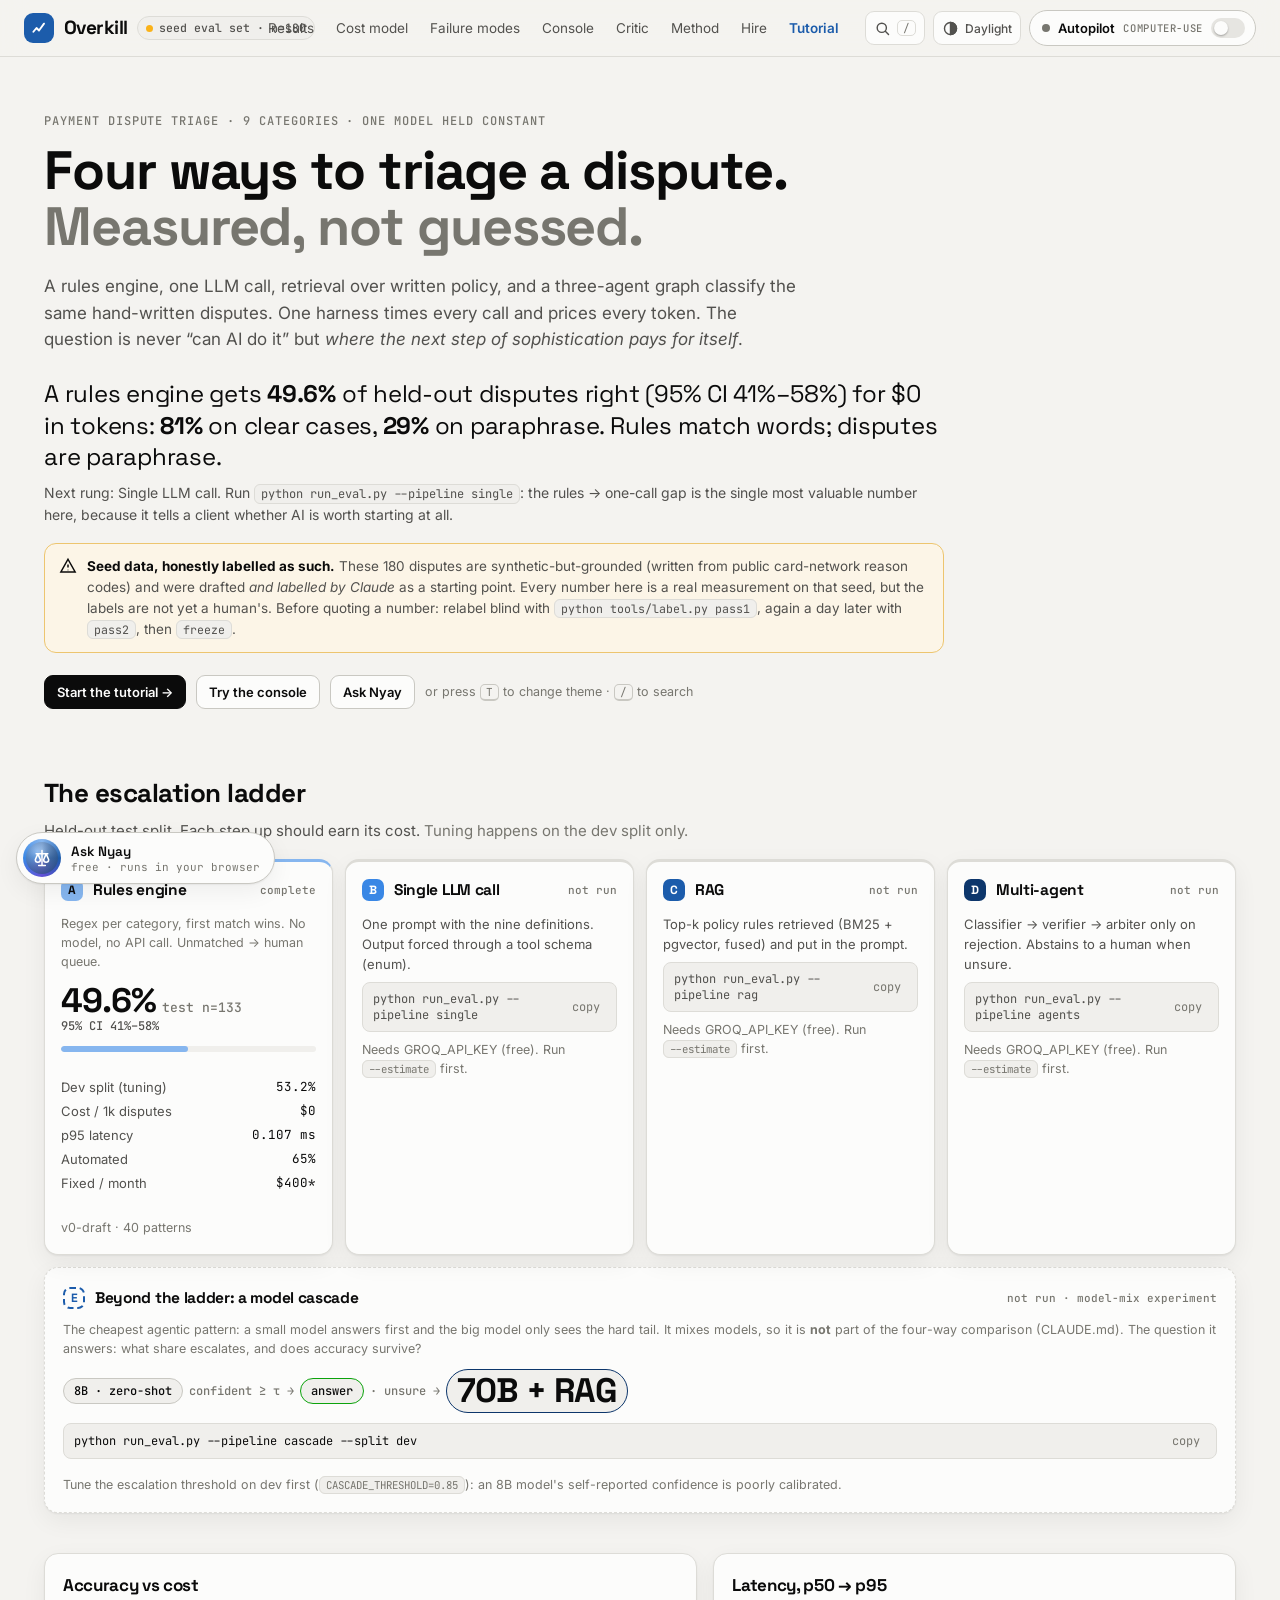
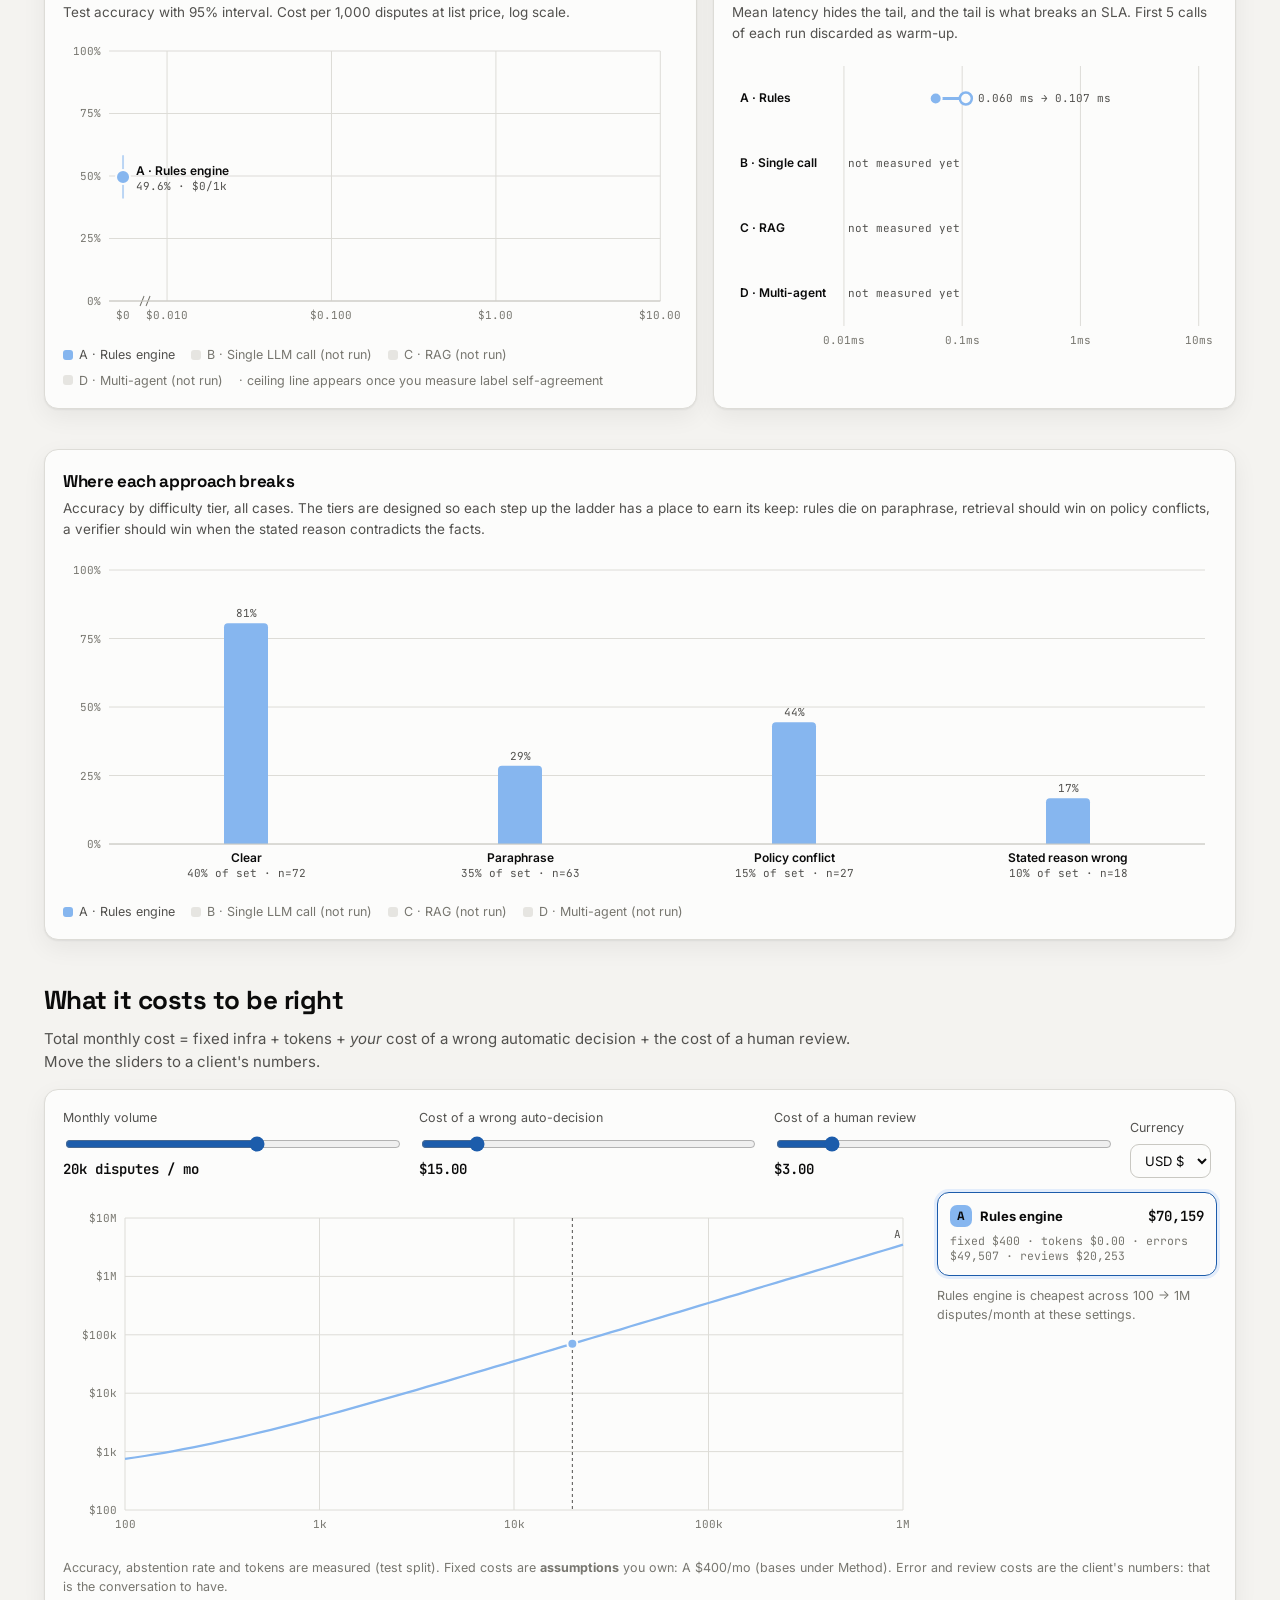
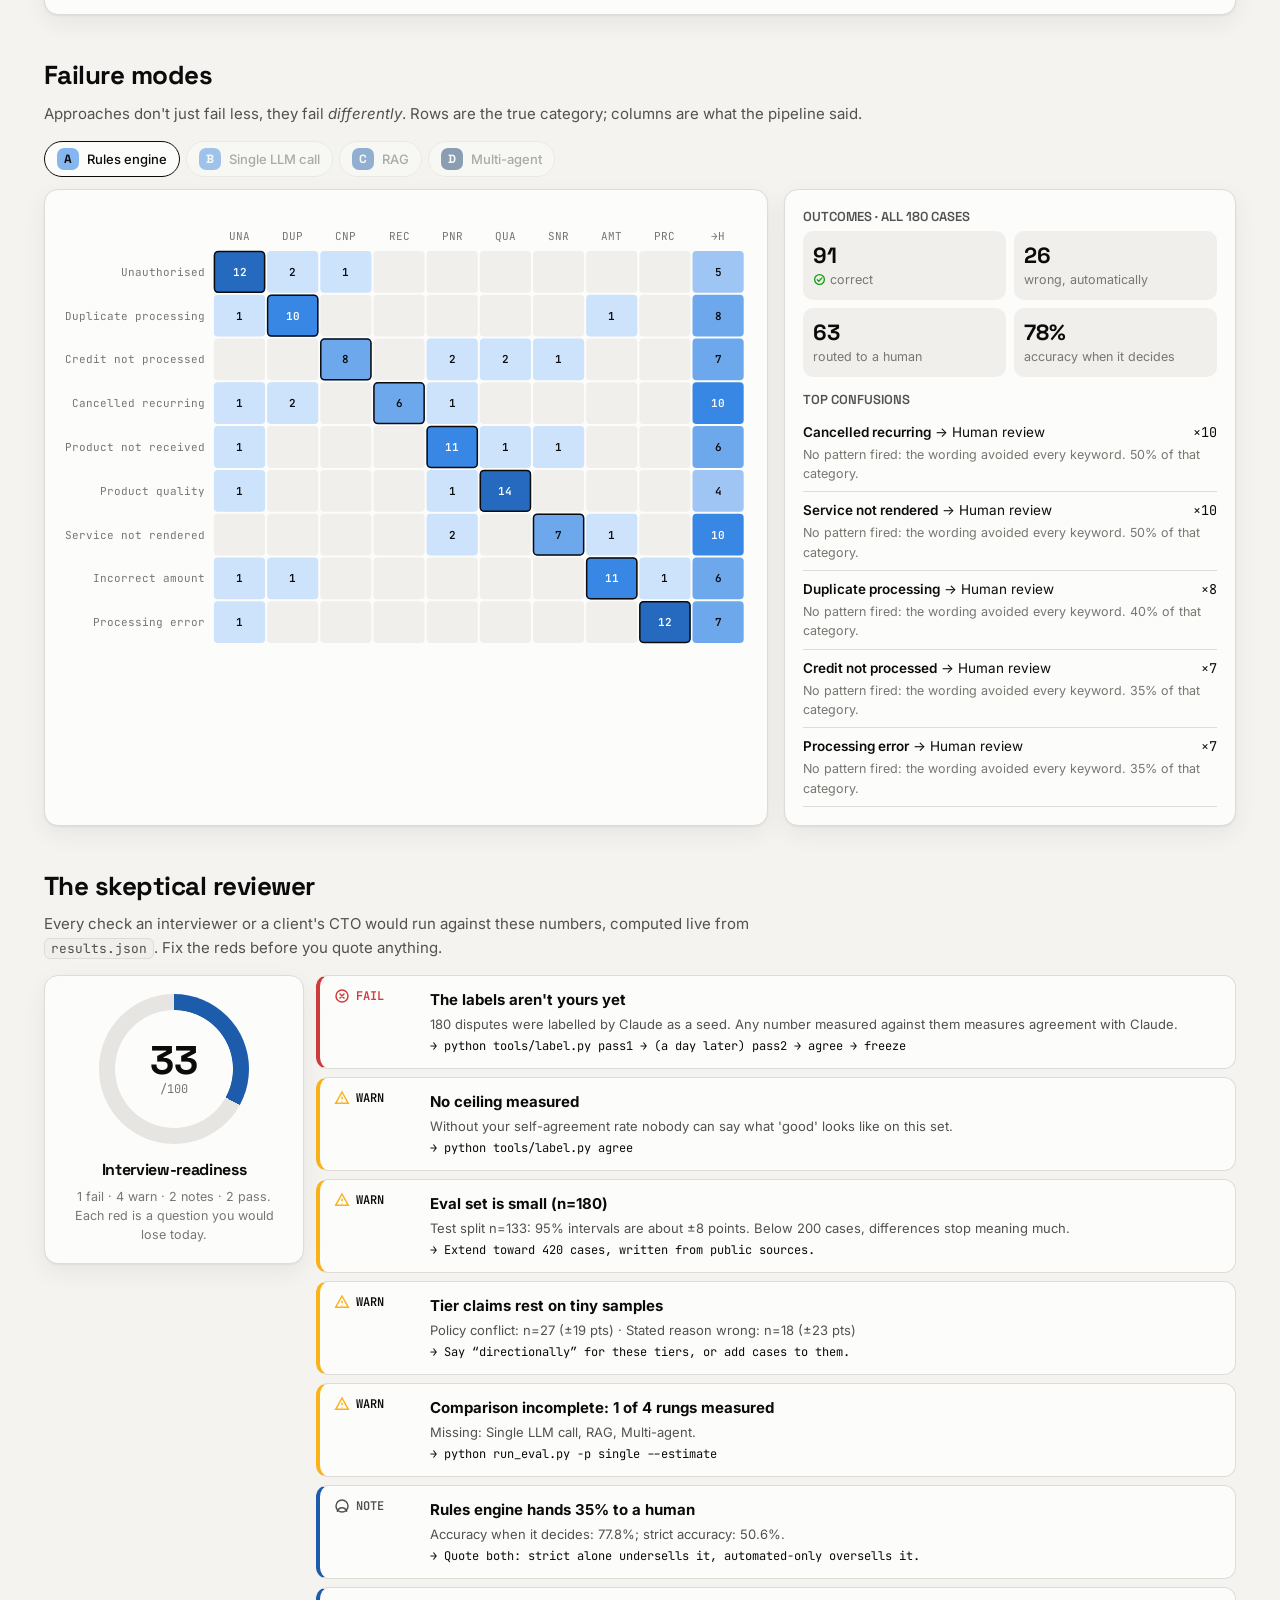
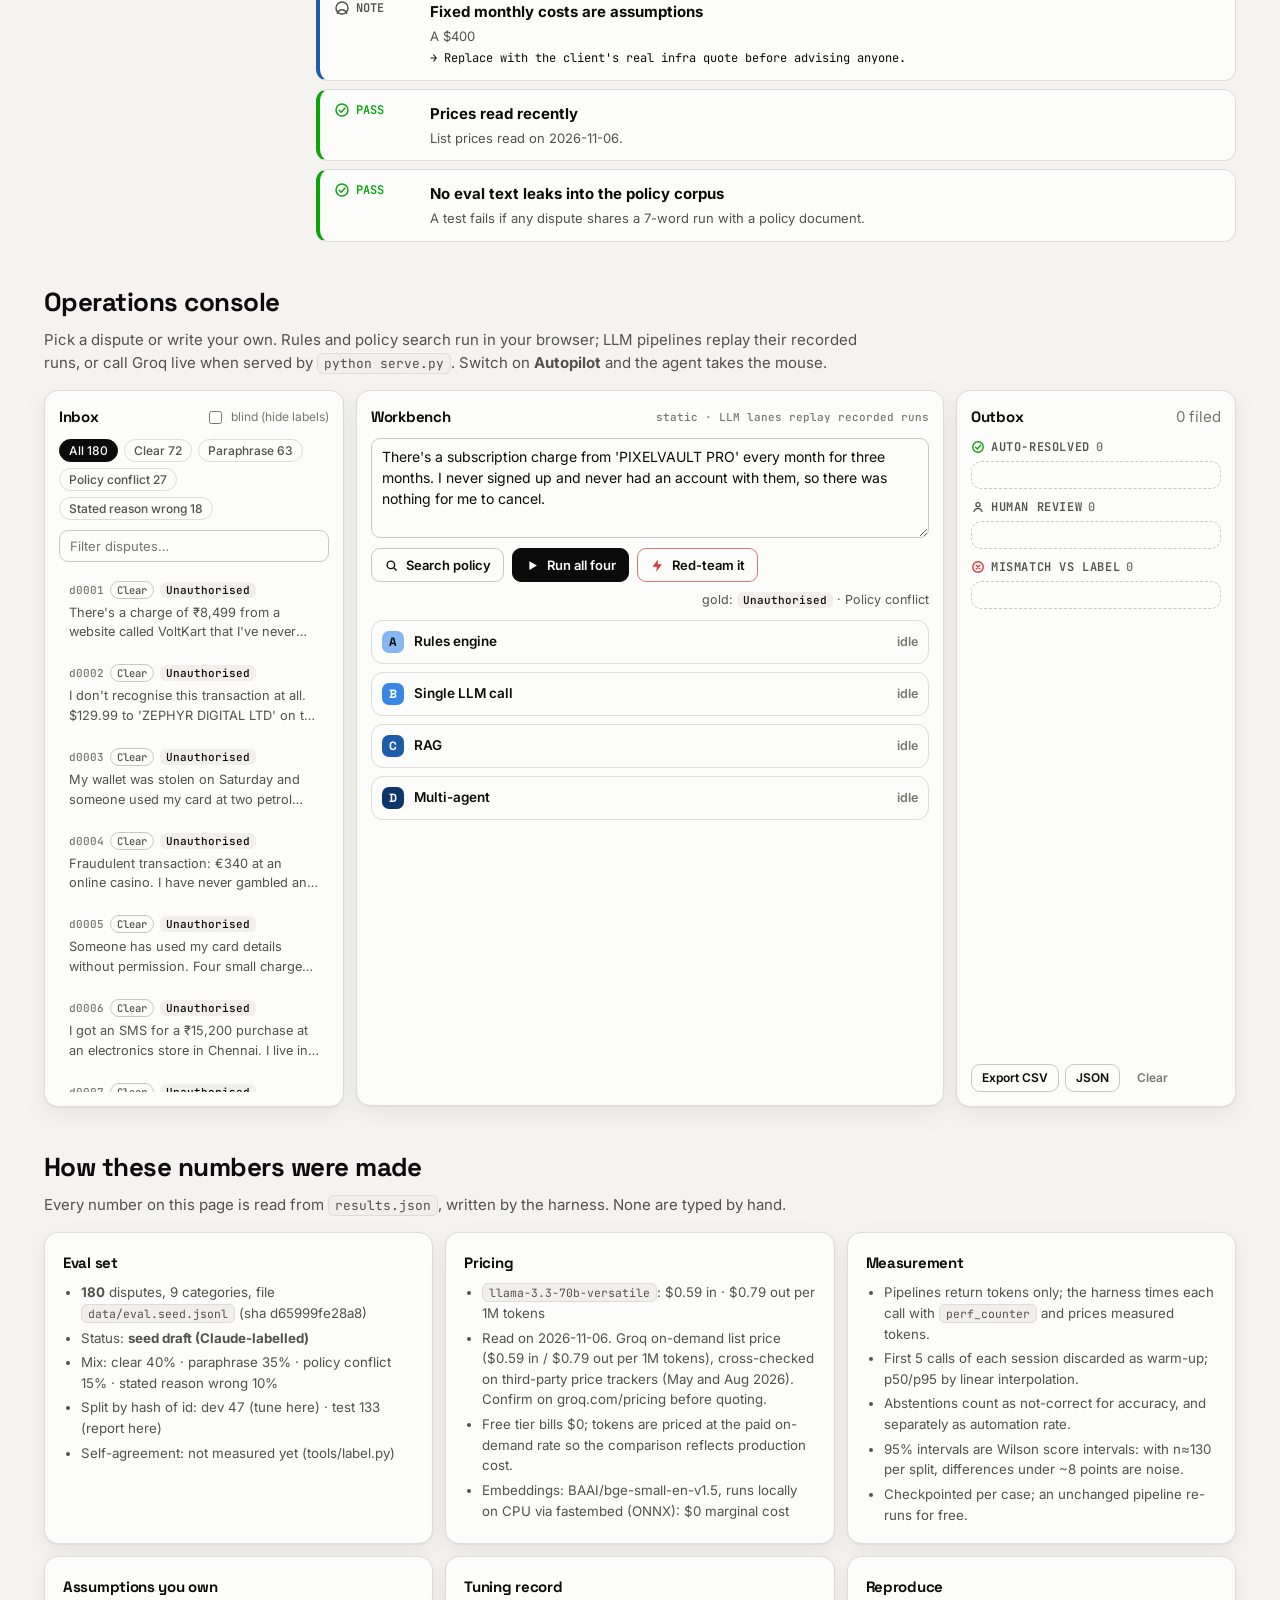
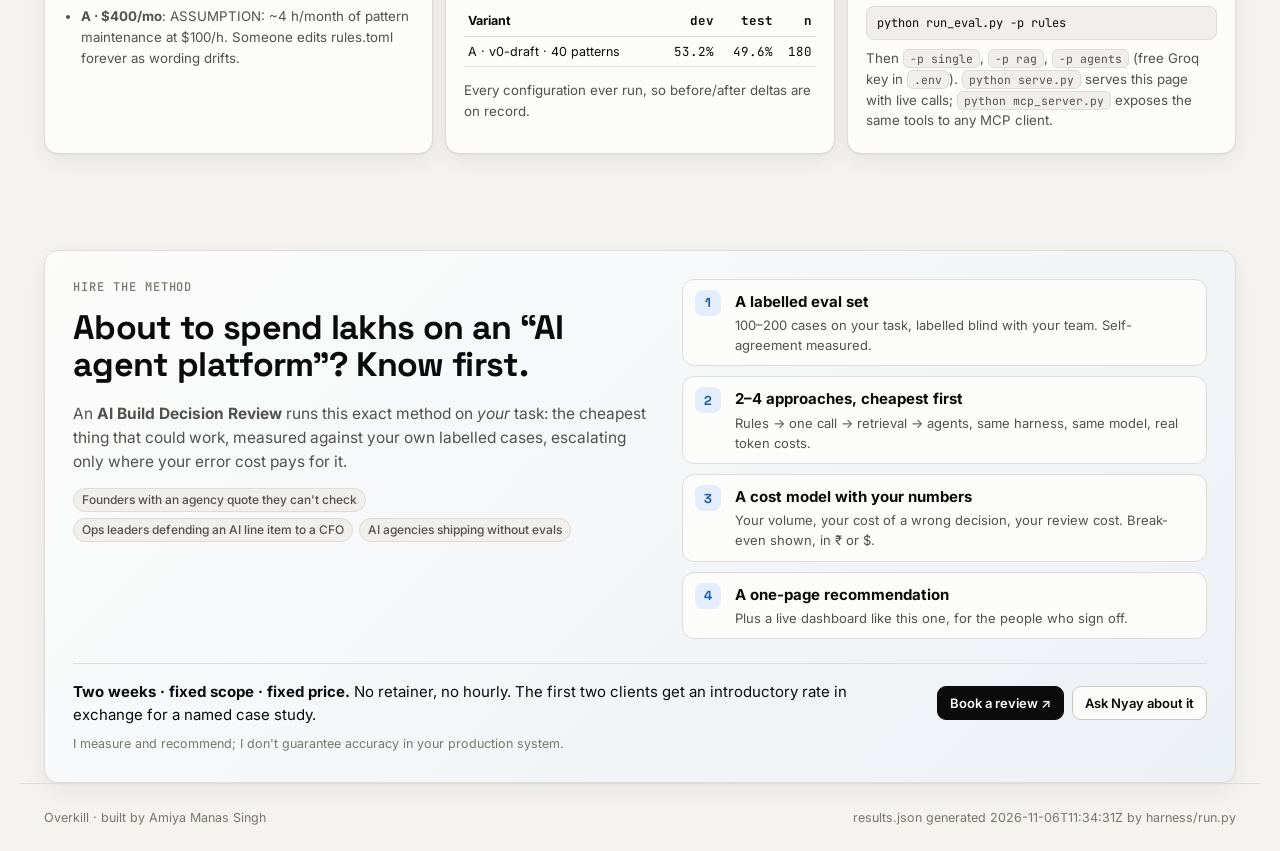
<file: overkill/web/index.html>
<!doctype html>
<html lang="en">
<head>
  <meta charset="utf-8" />
  <meta name="viewport" content="width=device-width, initial-scale=1" />
  <title>Overkill · dispute triage benchmark</title>
  <meta name="description" content="Rules, one LLM call, RAG and a multi-agent graph classify the same payment disputes. Accuracy, p95 latency and real token cost, measured by one harness." />
  <link rel="preconnect" href="https://fonts.googleapis.com" />
  <link rel="preconnect" href="https://fonts.gstatic.com" crossorigin />
  <link href="https://fonts.googleapis.com/css2?family=Space+Grotesk:wght@500;600;700&family=Inter:wght@400;500;600&family=JetBrains+Mono:wght@400;500&display=swap" rel="stylesheet" />
  <link rel="stylesheet" href="styles.css" />
  <link rel="icon" href="data:image/svg+xml,%3Csvg xmlns='http://www.w3.org/2000/svg' viewBox='0 0 32 32'%3E%3Crect width='32' height='32' rx='8' fill='%231c5cab'/%3E%3Cpath d='M8 22l5-6 4 4 7-10' stroke='white' stroke-width='3' fill='none' stroke-linecap='round' stroke-linejoin='round'/%3E%3C/svg%3E" />
</head>
<body>
  <a class="skip" href="#main">Skip to content</a>

  <header class="topbar" id="topbar">
    <div class="brand">
      <span class="logo" aria-hidden="true"><svg viewBox="0 0 32 32"><path d="M7 22l5-6 4 4 8-11" /></svg></span>
      <span class="wordmark">Overkill</span>
      <span class="chips" id="chips"></span>
    </div>
    <nav class="nav" aria-label="Sections">
      <a href="#ladder">Results</a><a href="#tco">Cost model</a><a href="#errors">Failure modes</a><a href="#ops">Console</a><a href="#critic">Critic</a><a href="#method">Method</a><a href="#hire">Hire</a><a href="tutorial.html" class="nav-cta">Tutorial</a>
    </nav>
    <div class="actions">
      <button class="icon-btn" id="searchBtn" title="Search policy and cases (/)" aria-label="Search"><svg viewBox="0 0 24 24"><circle cx="11" cy="11" r="6.5"/><path d="M16 16l4.5 4.5"/></svg><kbd>/</kbd></button>
      <div class="theme-wrap"><button class="icon-btn" id="themeBtn" title="Themes (T)" aria-label="Choose theme" aria-haspopup="menu" aria-expanded="false"><svg viewBox="0 0 24 24"><circle cx="12" cy="12" r="8.5"/><path d="M12 3.5v17M12 3.5a8.5 8.5 0 0 1 0 17z" fill="currentColor"/></svg><span class="theme-name" id="themeName"></span></button>
        <div class="theme-menu" id="themeMenu" role="menu" hidden></div></div>
      <button class="autopilot-toggle" id="autoBtn" role="switch" aria-checked="false" title="Autopilot: the agent takes the mouse and operates this console">
        <span class="ap-dot"></span><span class="ap-label">Autopilot</span><span class="ap-sub">computer-use</span><span class="ap-switch"><span></span></span>
      </button>
    </div>
  </header>

  <main id="main">
    <section class="hero" id="hero">
      <p class="eyebrow">Payment dispute triage · 9 categories · one model held constant</p>
      <h1>Four ways to triage a dispute. <span class="soft">Measured, not guessed.</span></h1>
      <p class="lede">A rules engine, one LLM call, retrieval over written policy, and a three-agent graph classify the same hand-written disputes. One harness times every call and prices every token. The question is never “can AI do it” but <em>where the next step of sophistication pays for itself</em>.</p>
      <div class="finding" id="finding" aria-live="polite"></div>
      <div class="banner" id="seedBanner" hidden></div>
      <div class="hero-ctas"><a class="btn primary" href="tutorial.html">Start the tutorial →</a><a class="btn" href="#ops">Try the console</a><a class="btn" href="#nyay" data-open-nyay="">Ask Nyay</a><span class="muted small">or press <kbd>T</kbd> to change theme · <kbd>/</kbd> to search</span></div>
    </section>

    <section class="block" id="ladder" aria-labelledby="ladderTitle">
      <div class="block-head">
        <h2 id="ladderTitle">The escalation ladder</h2>
        <p>Held-out test split. Each step up should earn its cost. <span class="muted">Tuning happens on the dev split only.</span></p>
      </div>
      <div class="ladder" id="ladderCards"></div>
      <div class="beyond" id="beyond"></div>
    </section>

    <section class="block grid-2" id="tradeoff">
      <figure class="card chart-card">
        <figcaption><h3>Accuracy vs cost</h3><p>Test accuracy with 95% interval. Cost per 1,000 disputes at list price, log scale.</p></figcaption>
        <div class="chart" id="scatter" role="img" aria-label="Accuracy versus cost per thousand disputes"></div>
        <div class="legend" id="scatterLegend"></div>
      </figure>
      <figure class="card chart-card">
        <figcaption><h3>Latency, p50 → p95</h3><p>Mean latency hides the tail, and the tail is what breaks an SLA. First 5 calls of each run discarded as warm-up.</p></figcaption>
        <div class="chart" id="latency" role="img" aria-label="Latency p50 and p95 per pipeline"></div>
      </figure>
    </section>

    <section class="block" id="tiers">
      <figure class="card chart-card wide">
        <figcaption><h3>Where each approach breaks</h3><p>Accuracy by difficulty tier, all cases. The tiers are designed so each step up the ladder has a place to earn its keep: rules die on paraphrase, retrieval should win on policy conflicts, a verifier should win when the stated reason contradicts the facts.</p></figcaption>
        <div class="chart tall" id="tierChart" role="img" aria-label="Accuracy by difficulty tier per pipeline"></div>
        <div class="legend" id="tierLegend"></div>
      </figure>
    </section>

    <section class="block" id="tco" aria-labelledby="tcoTitle">
      <div class="block-head">
        <h2 id="tcoTitle">What it costs to be right</h2>
        <p>Total monthly cost = fixed infra + tokens + <em>your</em> cost of a wrong automatic decision + the cost of a human review. Move the sliders to a client's numbers.</p>
      </div>
      <div class="card tco">
        <div class="tco-controls">
          <label class="ctl"><span>Monthly volume</span><input type="range" id="volume" min="2" max="6" step="0.01" value="4.3" /><output id="volumeOut"></output></label>
          <label class="ctl"><span>Cost of a wrong auto-decision</span><input type="range" id="errCost" min="0" max="100" step="1" value="15" /><output id="errCostOut"></output></label>
          <label class="ctl"><span>Cost of a human review</span><input type="range" id="reviewCost" min="0" max="20" step="0.5" value="3" /><output id="reviewCostOut"></output></label>
          <label class="ctl ctl-small"><span>Currency</span><select id="currency"><option value="USD">USD $</option><option value="INR">INR ₹</option></select><input id="fx" type="number" min="1" step="0.5" value="88" title="₹ per $ (assumption)" aria-label="Rupees per dollar" /></label>
        </div>
        <div class="tco-body">
          <div class="chart tall" id="tcoChart" role="img" aria-label="Total monthly cost by volume per pipeline"></div>
          <div class="tco-verdict" id="tcoVerdict"></div>
        </div>
        <p class="footnote" id="tcoNote"></p>
      </div>
    </section>

    <section class="block" id="errors" aria-labelledby="errTitle">
      <div class="block-head">
        <h2 id="errTitle">Failure modes</h2>
        <p>Approaches don't just fail less, they fail <em>differently</em>. Rows are the true category; columns are what the pipeline said.</p>
      </div>
      <div class="tabs" id="cmTabs" role="tablist"></div>
      <div class="grid-cm">
        <div class="card"><div class="chart" id="confusion" role="img" aria-label="Confusion matrix"></div></div>
        <div class="card side" id="cmSide"></div>
      </div>
    </section>

    <section class="block" id="critic" aria-labelledby="criticTitle">
      <div class="block-head">
        <h2 id="criticTitle">The skeptical reviewer</h2>
        <p>Every check an interviewer or a client's CTO would run against these numbers, computed live from <code>results.json</code>. Fix the reds before you quote anything.</p>
      </div>
      <div class="critic" id="criticBox"></div>
    </section>

    <section class="block" id="ops" aria-labelledby="opsTitle">
      <div class="block-head">
        <h2 id="opsTitle">Operations console</h2>
        <p>Pick a dispute or write your own. Rules and policy search run in your browser; LLM pipelines replay their recorded runs, or call Groq live when served by <code>python serve.py</code>. Switch on <b>Autopilot</b> and the agent takes the mouse.</p>
      </div>
      <div class="console">
        <div class="pane inbox" id="inbox">
          <div class="pane-head"><h3>Inbox</h3><label class="blind"><input type="checkbox" id="blind" /> blind (hide labels)</label></div>
          <div class="filters" id="filters"></div>
          <input class="input" id="inboxSearch" placeholder="Filter disputes…" aria-label="Filter disputes" />
          <ul class="case-list" id="caseList"></ul>
        </div>
        <div class="pane bench" id="bench">
          <div class="pane-head"><h3>Workbench</h3><span class="src" id="liveTag"></span></div>
          <textarea id="disputeText" class="input text" rows="4" placeholder="Paste a cardholder's message, e.g. “I paid the plumber by bank transfer and he also charged my card on file.”"></textarea>
          <div class="bench-actions">
            <button class="btn" id="searchPolicyBtn"><svg viewBox="0 0 24 24"><circle cx="11" cy="11" r="6"/><path d="M16 16l4 4"/></svg>Search policy</button>
            <button class="btn primary" id="runBtn"><svg viewBox="0 0 24 24"><path d="M7 5l12 7-12 7z"/></svg>Run all four</button>
            <button class="btn redteam" id="redteamBtn" title="Attack this dispute with 8 adversarial rewrites and see which pipeline breaks"><svg viewBox="0 0 24 24"><path d="M13 2L4 14h7l-1 8 9-12h-7z"/></svg>Red-team it</button>
            <span class="gold" id="goldTag"></span>
          </div>
          <div class="lanes" id="lanes"></div>
          <div class="redteam-board" id="redteam" hidden></div>
          <div class="hits" id="hits"></div>
        </div>
        <div class="pane outbox" id="outbox">
          <div class="pane-head"><h3>Outbox</h3><span class="muted" id="outCount">0</span></div>
          <div class="stacks" id="stacks"></div>
          <div class="out-actions"><button class="btn small" id="exportCsv">Export CSV</button><button class="btn small" id="exportJson">JSON</button><button class="btn small ghost" id="clearOut">Clear</button></div>
        </div>
      </div>
    </section>

    <section class="block" id="method" aria-labelledby="methodTitle">
      <div class="block-head"><h2 id="methodTitle">How these numbers were made</h2><p>Every number on this page is read from <code>results.json</code>, written by the harness. None are typed by hand.</p></div>
      <div class="method-grid" id="methodGrid"></div>
    </section>
  </main>

  <section class="block hire-wrap" id="hire" aria-labelledby="hireTitle">
    <div class="card hire">
      <div class="hire-copy">
        <p class="eyebrow">Hire the method</p>
        <h2 id="hireTitle">About to spend lakhs on an “AI agent platform”? Know first.</h2>
        <p class="lede">An <b>AI Build Decision Review</b> runs this exact method on <i>your</i> task: the cheapest thing that could work, measured against your own labelled cases, escalating only where your error cost pays for it.</p>
        <div class="for-chips"><span class="chip">Founders with an agency quote they can't check</span><span class="chip">Ops leaders defending an AI line item to a CFO</span><span class="chip">AI agencies shipping without evals</span></div>
      </div>
      <ol class="deliverables">
        <li><b>A labelled eval set</b><span>100–200 cases on your task, labelled blind with your team. Self-agreement measured.</span></li>
        <li><b>2–4 approaches, cheapest first</b><span>Rules → one call → retrieval → agents, same harness, same model, real token costs.</span></li>
        <li><b>A cost model with your numbers</b><span>Your volume, your cost of a wrong decision, your review cost. Break-even shown, in ₹ or $.</span></li>
        <li><b>A one-page recommendation</b><span>Plus a live dashboard like this one, for the people who sign off.</span></li>
      </ol>
      <div class="hire-cta">
        <div><b>Two weeks · fixed scope · fixed price.</b> No retainer, no hourly. The first two clients get an introductory rate in exchange for a named case study.</div>
        <div class="hire-btns"><a class="btn primary" id="hireBtn" href="https://github.com/amsingh235" target="_blank" rel="noopener">Book a review ↗</a><a class="btn" href="#nyay" data-open-nyay="how does this make money">Ask Nyay about it</a></div>
        <p class="footnote">I measure and recommend; I don't guarantee accuracy in your production system.</p>
      </div>
    </div>
  </section>

  <footer class="foot">
    <span>Overkill · built by Amiya Manas Singh</span>
    <span id="footGen"></span>
  </footer>

  <!-- Autopilot: the virtual cursor and the operator log -->
  <div class="ap-frame" id="apFrame" aria-hidden="true"></div>
  <div class="cursor" id="cursor" aria-hidden="true"><svg viewBox="0 0 24 24"><path d="M4 2l15 10-6.5 1.2L16 21l-3 1.4-3.6-7.6L4 19z"/></svg><span class="cursor-tag">Nyay</span></div>
  <aside class="aplog" id="apLog" aria-live="polite" hidden>
    <div class="aplog-head">
      <span class="ap-dot live"></span><b>Nyay · Autopilot</b><span class="muted">operating the console</span>
      <button class="icon-btn small" id="apClose" title="Take back control (Esc)" aria-label="Stop autopilot"><svg viewBox="0 0 24 24"><path d="M6 6l12 12M18 6L6 18"/></svg></button>
    </div>
    <div class="aplog-ctl">
      <select id="mission" aria-label="Mission"><option value="triage">Mission: triage the inbox</option><option value="hunt">Mission: hunt failure modes</option></select>
      <select id="speed" aria-label="Speed"><option value="1">1×</option><option value="2" selected>2×</option><option value="4">4×</option></select>
    </div>
    <div class="tally" id="tally"></div>
    <ol class="log" id="logList"></ol>
  </aside>

  <div class="tip" id="tip" role="tooltip"></div>

  <dialog class="search" id="searchDlg" aria-label="Search">
    <input class="input" id="searchInput" placeholder="Search policy rules and disputes… (try “paid in cash”)" autocomplete="off" />
    <ul class="results" id="searchResults"></ul>
    <p class="muted small">BM25 over 46 policy documents and every dispute, in your browser. ↑↓ to move, Enter to open, Esc to close.</p>
  </dialog>

  <script src="app.js" defer></script>
  <script src="nyay.js" defer></script>
</body>
</html>
</file>
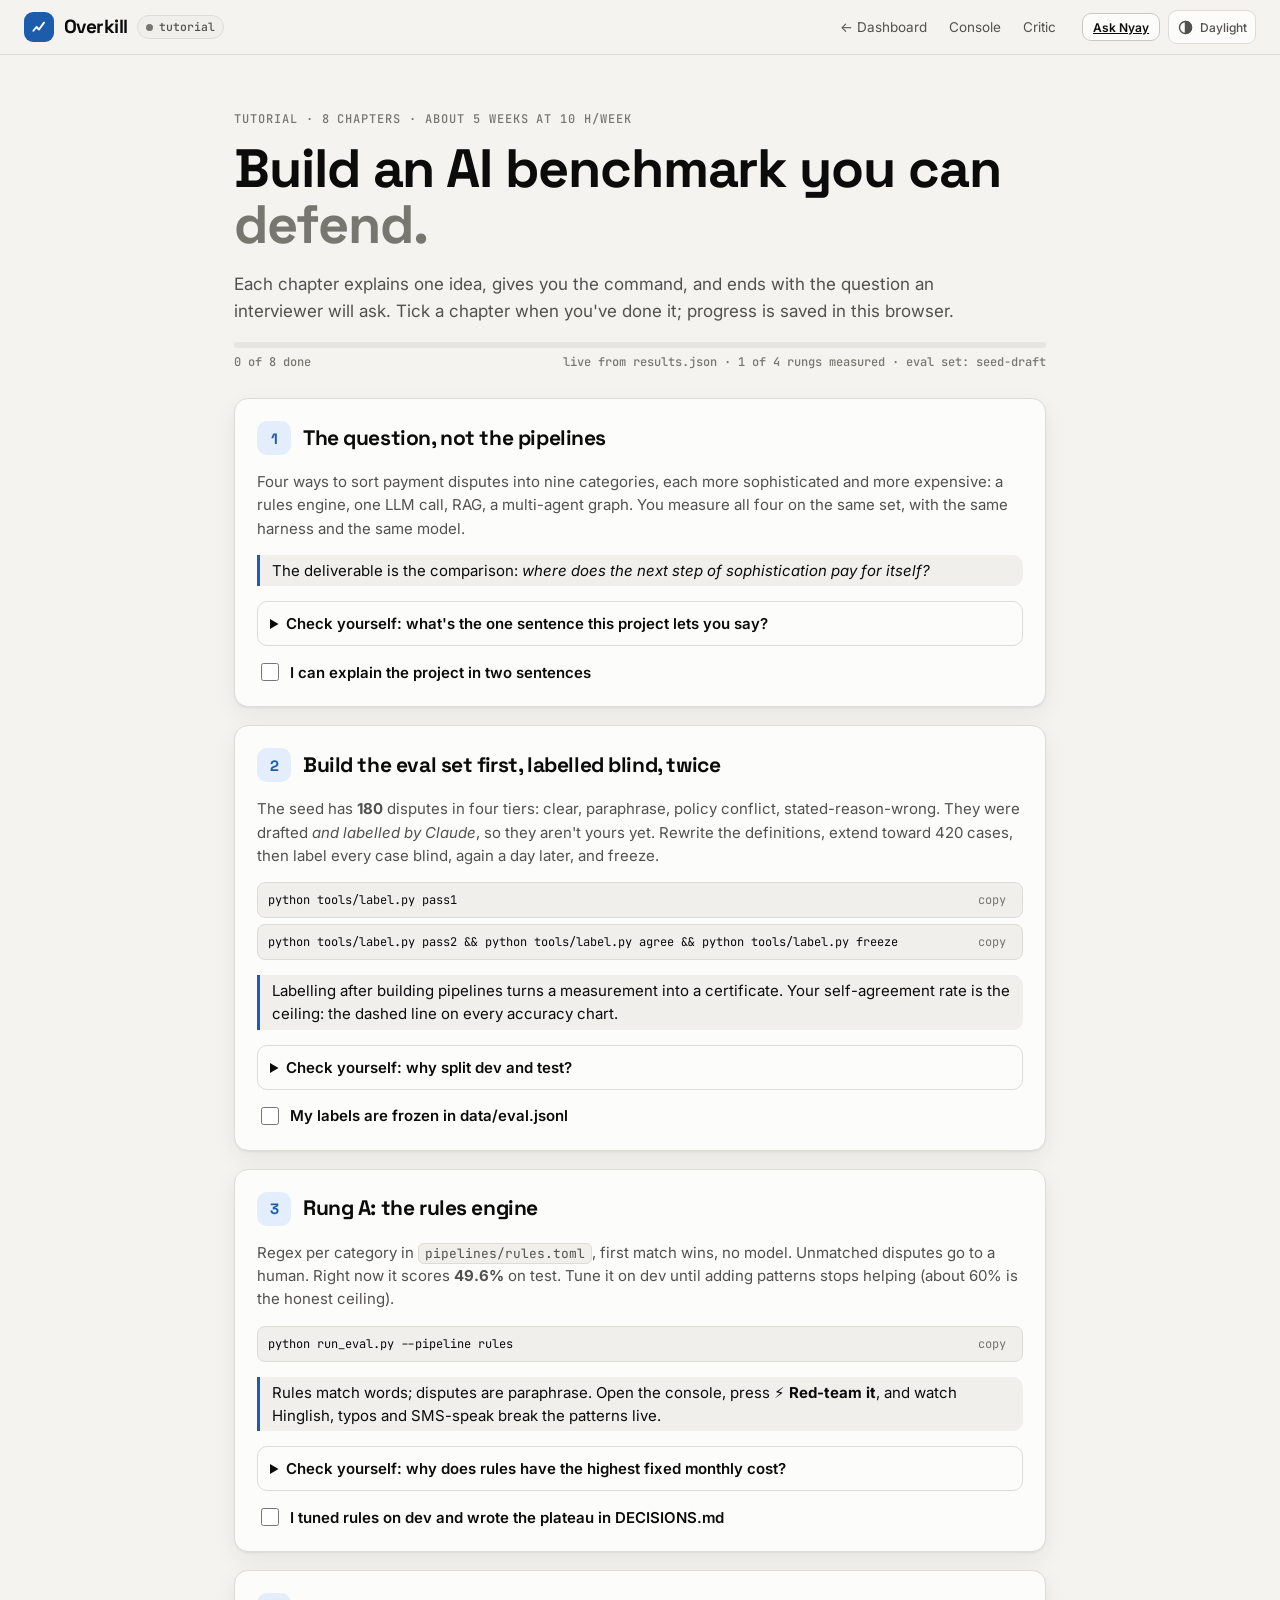
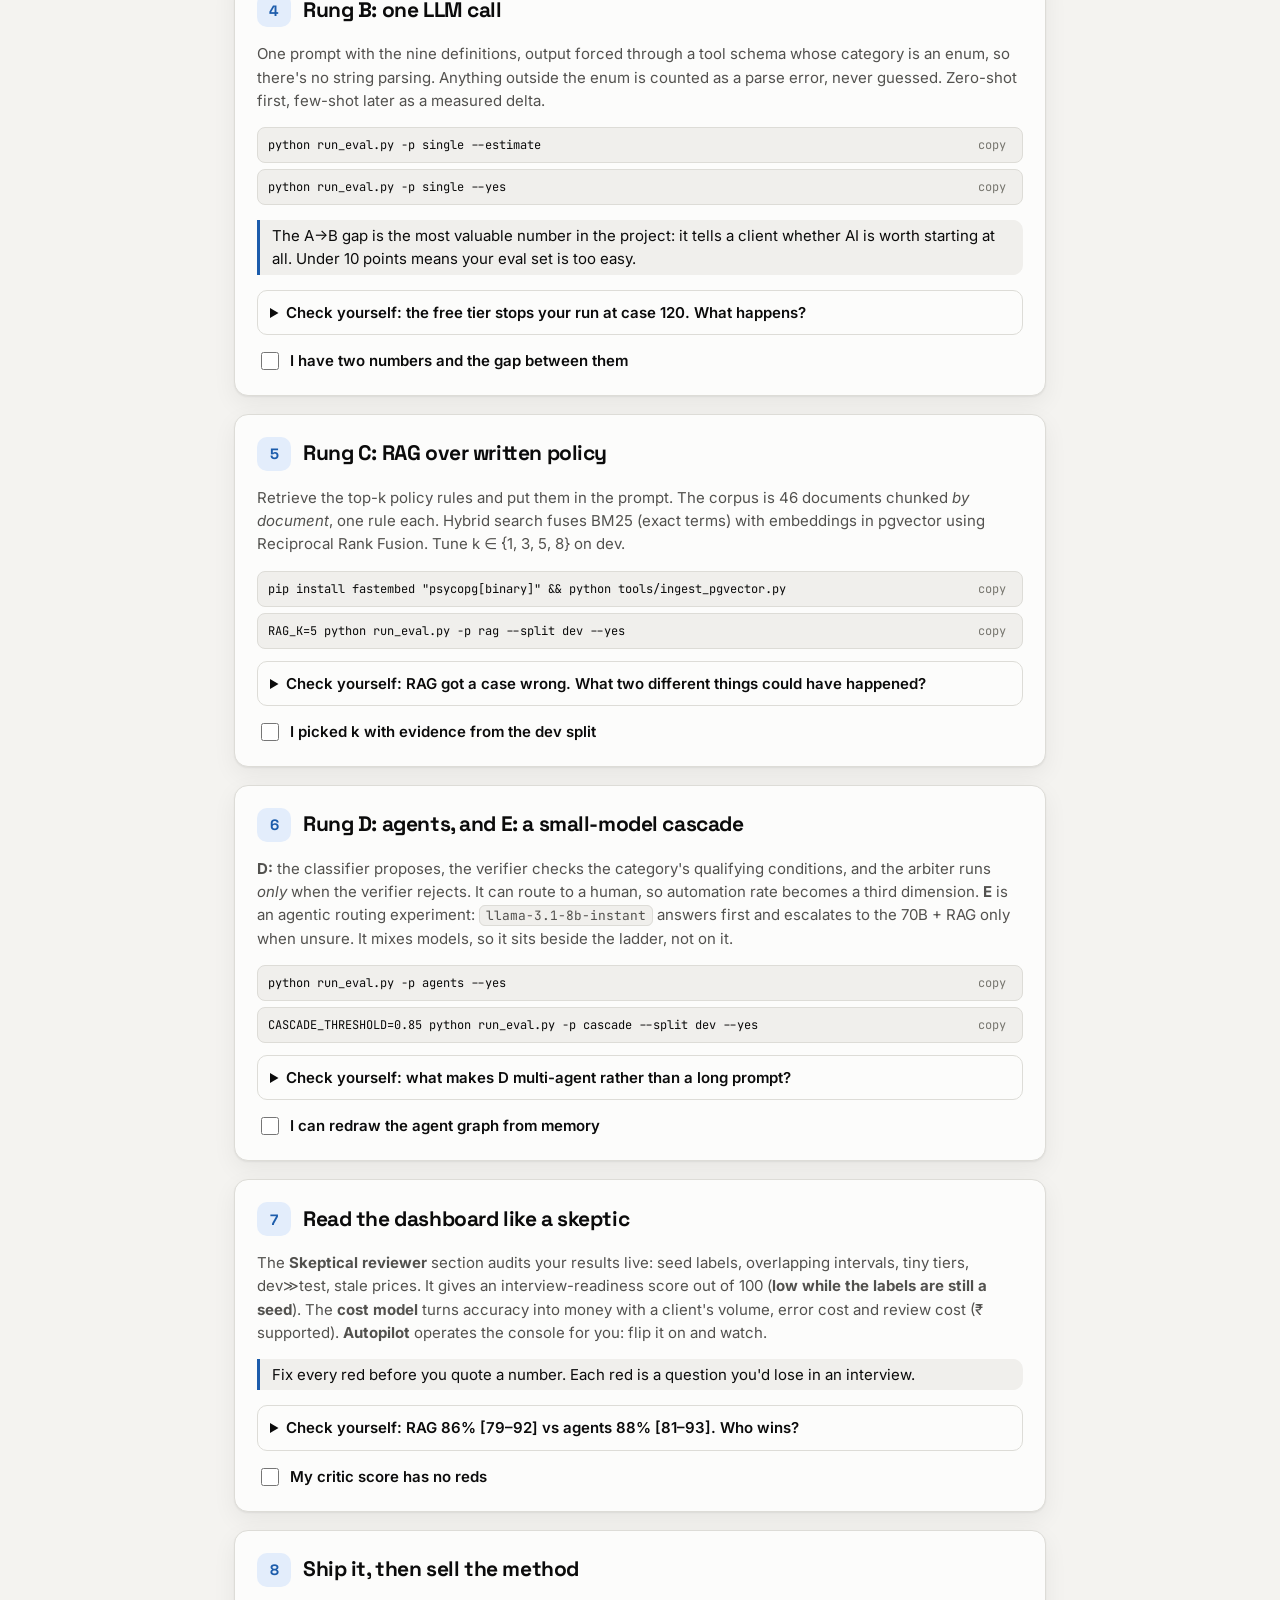
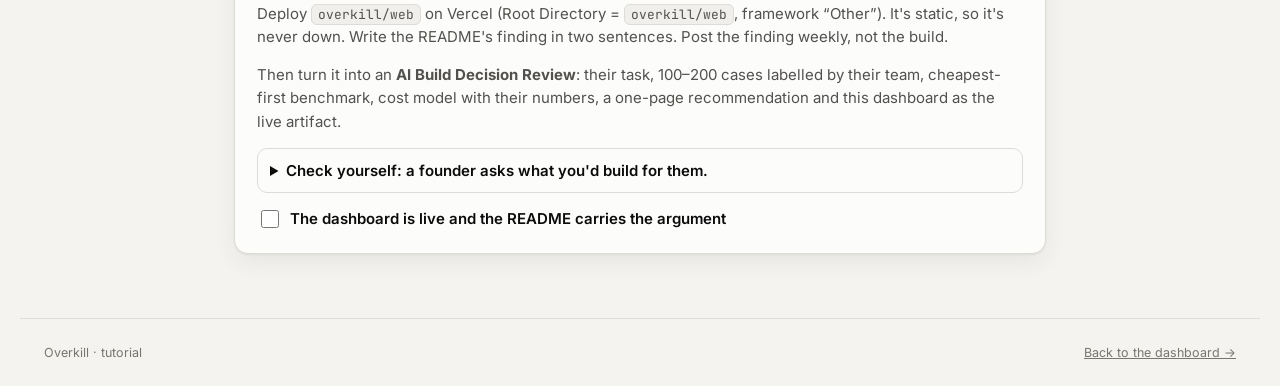
<file: overkill/web/tutorial.html>
<!doctype html>
<html lang="en">
<head>
  <meta charset="utf-8" />
  <meta name="viewport" content="width=device-width, initial-scale=1" />
  <title>Overkill tutorial</title>
  <meta name="description" content="Eight chapters: build an honest four-pipeline AI benchmark, from a blind-labelled eval set to a deployed dashboard and a client offer." />
  <link rel="preconnect" href="https://fonts.googleapis.com" />
  <link rel="preconnect" href="https://fonts.gstatic.com" crossorigin />
  <link href="https://fonts.googleapis.com/css2?family=Space+Grotesk:wght@500;600;700&family=Inter:wght@400;500;600&family=JetBrains+Mono:wght@400;500&display=swap" rel="stylesheet" />
  <link rel="stylesheet" href="styles.css" />
  <script>try{var t=JSON.parse(localStorage.getItem("overkill.theme")||"null");var m={light:"light",dark:"dark",aurora:"dark",terminal:"dark",paper:"light"};if(!t){t=matchMedia("(prefers-color-scheme: dark)").matches?"dark":"light"}document.documentElement.dataset.theme=t;document.documentElement.dataset.mode=m[t]||"light"}catch(e){}</script>
</head>
<body>
  <header class="topbar">
    <a class="brand" href="index.html" style="text-decoration:none"><span class="logo" aria-hidden="true"><svg viewBox="0 0 32 32"><path d="M7 22l5-6 4 4 8-11" /></svg></span><span class="wordmark">Overkill</span><span class="chip keep"><span class="dot"></span>tutorial</span></a>
    <nav class="nav" aria-label="Back"><a href="index.html">← Dashboard</a><a href="index.html#ops">Console</a><a href="index.html#critic">Critic</a></nav>
    <div class="actions"><a class="btn small" href="index.html#nyay">Ask Nyay</a><button class="icon-btn" id="cycle" title="Next theme (T)" aria-label="Next theme"><svg viewBox="0 0 24 24"><circle cx="12" cy="12" r="8.5"/><path d="M12 3.5v17M12 3.5a8.5 8.5 0 0 1 0 17z" fill="currentColor"/></svg><span class="theme-name" id="themeName"></span></button></div>
  </header>

  <main class="tut" id="main">
    <section class="hero" style="padding-bottom:8px">
      <p class="eyebrow">Tutorial · 8 chapters · about 5 weeks at 10 h/week</p>
      <h1>Build an AI benchmark you can <span class="soft">defend.</span></h1>
      <p class="lede">Each chapter explains one idea, gives you the command, and ends with the question an interviewer will ask. Tick a chapter when you've done it; progress is saved in this browser.</p>
    </section>
    <div class="tut-progress"><div class="tut-bar"><i id="bar"></i></div><div class="tut-meta"><span id="progressText">0 of 8 done</span><span id="live">reading results.json…</span></div></div>

    <article class="card chapter" data-ch="1"><header><span class="num">1</span><h2>The question, not the pipelines</h2></header>
      <p>Four ways to sort payment disputes into nine categories, each more sophisticated and more expensive: a rules engine, one LLM call, RAG, a multi-agent graph. You measure all four on the same set, with the same harness and the same model.</p>
      <p class="why">The deliverable is the comparison: <i>where does the next step of sophistication pay for itself?</i></p>
      <details><summary>Check yourself: what's the one sentence this project lets you say?</summary><p>“I'd start with the cheapest thing that could work, measure it against a labelled set, and only escalate where the error cost justifies it. I have the numbers from doing exactly that on dispute triage.”</p></details>
      <label class="check"><input type="checkbox" /> I can explain the project in two sentences</label></article>

    <article class="card chapter" data-ch="2"><header><span class="num">2</span><h2>Build the eval set first, labelled blind, twice</h2></header>
      <p>The seed has <b data-k="n">180</b> disputes in four tiers: clear, paraphrase, policy conflict, stated-reason-wrong. They were drafted <i>and labelled by Claude</i>, so they aren't yours yet. Rewrite the definitions, extend toward 420 cases, then label every case blind, again a day later, and freeze.</p>
      <div class="cmd"><span>python tools/label.py pass1</span><button data-copy="python tools/label.py pass1">copy</button></div>
      <div class="cmd" style="margin-top:6px"><span>python tools/label.py pass2 &amp;&amp; python tools/label.py agree &amp;&amp; python tools/label.py freeze</span><button data-copy="python tools/label.py pass2 && python tools/label.py agree && python tools/label.py freeze">copy</button></div>
      <p class="why">Labelling after building pipelines turns a measurement into a certificate. Your self-agreement rate is the ceiling: the dashed line on every accuracy chart.</p>
      <details><summary>Check yourself: why split dev and test?</summary><p>You tune rules, prompts and k on dev (30%) and report test (70%). Tuning on the numbers you report is overfitting. At about 130 test cases the 95% interval is roughly ±8 points, so smaller differences are noise.</p></details>
      <label class="check"><input type="checkbox" /> My labels are frozen in data/eval.jsonl</label></article>

    <article class="card chapter" data-ch="3"><header><span class="num">3</span><h2>Rung A: the rules engine</h2></header>
      <p>Regex per category in <code>pipelines/rules.toml</code>, first match wins, no model. Unmatched disputes go to a human. Right now it scores <b data-k="rules">49.6%</b> on test. Tune it on dev until adding patterns stops helping (about 60% is the honest ceiling).</p>
      <div class="cmd"><span>python run_eval.py --pipeline rules</span><button data-copy="python run_eval.py --pipeline rules">copy</button></div>
      <p class="why">Rules match words; disputes are paraphrase. Open the console, press <b>⚡ Red-team it</b>, and watch Hinglish, typos and SMS-speak break the patterns live.</p>
      <details><summary>Check yourself: why does rules have the highest fixed monthly cost?</summary><p>Someone has to edit rules.toml forever as customers' wording drifts. That maintenance is real money ($400/month in our assumptions), even though each call costs $0.</p></details>
      <label class="check"><input type="checkbox" /> I tuned rules on dev and wrote the plateau in DECISIONS.md</label></article>

    <article class="card chapter" data-ch="4"><header><span class="num">4</span><h2>Rung B: one LLM call</h2></header>
      <p>One prompt with the nine definitions, output forced through a tool schema whose category is an enum, so there's no string parsing. Anything outside the enum is counted as a parse error, never guessed. Zero-shot first, few-shot later as a measured delta.</p>
      <div class="cmd"><span>python run_eval.py -p single --estimate</span><button data-copy="python run_eval.py -p single --estimate">copy</button></div>
      <div class="cmd" style="margin-top:6px"><span>python run_eval.py -p single --yes</span><button data-copy="python run_eval.py -p single --yes">copy</button></div>
      <p class="why">The A→B gap is the most valuable number in the project: it tells a client whether AI is worth starting at all. Under 10 points means your eval set is too easy.</p>
      <details><summary>Check yourself: the free tier stops your run at case 120. What happens?</summary><p>The harness saw the daily-cap 429, checkpointed every finished case to runs/single.jsonl, and stopped. Run the same command tomorrow and it resumes at case 121. Nothing is paid twice.</p></details>
      <label class="check"><input type="checkbox" /> I have two numbers and the gap between them</label></article>

    <article class="card chapter" data-ch="5"><header><span class="num">5</span><h2>Rung C: RAG over written policy</h2></header>
      <p>Retrieve the top-k policy rules and put them in the prompt. The corpus is 46 documents chunked <i>by document</i>, one rule each. Hybrid search fuses BM25 (exact terms) with embeddings in pgvector using Reciprocal Rank Fusion. Tune k ∈ {1, 3, 5, 8} on dev.</p>
      <div class="cmd"><span>pip install fastembed "psycopg[binary]" &amp;&amp; python tools/ingest_pgvector.py</span><button data-copy='pip install fastembed "psycopg[binary]" && python tools/ingest_pgvector.py'>copy</button></div>
      <div class="cmd" style="margin-top:6px"><span>RAG_K=5 python run_eval.py -p rag --split dev --yes</span><button data-copy="RAG_K=5 python run_eval.py -p rag --split dev --yes">copy</button></div>
      <details><summary>Check yourself: RAG got a case wrong. What two different things could have happened?</summary><p>Retrieval missed (no retrieved doc spoke about the right category: fix search) or the model ignored good context (fix the prompt). The Failure modes section counts both separately.</p></details>
      <label class="check"><input type="checkbox" /> I picked k with evidence from the dev split</label></article>

    <article class="card chapter" data-ch="6"><header><span class="num">6</span><h2>Rung D: agents, and E: a small-model cascade</h2></header>
      <p><b>D:</b> the classifier proposes, the verifier checks the category's qualifying conditions, and the arbiter runs <i>only</i> when the verifier rejects. It can route to a human, so automation rate becomes a third dimension. <b>E</b> is an agentic routing experiment: <code>llama-3.1-8b-instant</code> answers first and escalates to the 70B + RAG only when unsure. It mixes models, so it sits beside the ladder, not on it.</p>
      <div class="cmd"><span>python run_eval.py -p agents --yes</span><button data-copy="python run_eval.py -p agents --yes">copy</button></div>
      <div class="cmd" style="margin-top:6px"><span>CASCADE_THRESHOLD=0.85 python run_eval.py -p cascade --split dev --yes</span><button data-copy="CASCADE_THRESHOLD=0.85 python run_eval.py -p cascade --split dev --yes">copy</button></div>
      <details><summary>Check yourself: what makes D multi-agent rather than a long prompt?</summary><p>The conditional edge: the arbiter only runs on rejection. An unconditional three-call chain costs about 40% more and isn't a system that decides anything. And an 8B model's confidence is poorly calibrated, which is why E's threshold is tuned on dev, not trusted.</p></details>
      <label class="check"><input type="checkbox" /> I can redraw the agent graph from memory</label></article>

    <article class="card chapter" data-ch="7"><header><span class="num">7</span><h2>Read the dashboard like a skeptic</h2></header>
      <p>The <b>Skeptical reviewer</b> section audits your results live: seed labels, overlapping intervals, tiny tiers, dev≫test, stale prices. It gives an interview-readiness score out of 100 (<b data-k="critic">see the dashboard</b>). The <b>cost model</b> turns accuracy into money with a client's volume, error cost and review cost (₹ supported). <b>Autopilot</b> operates the console for you: flip it on and watch.</p>
      <p class="why">Fix every red before you quote a number. Each red is a question you'd lose in an interview.</p>
      <details><summary>Check yourself: RAG 86% [79–92] vs agents 88% [81–93]. Who wins?</summary><p>Nobody, at this n: the intervals overlap. You say “agents bought about two points for several times the cost, within the noise”, then show where the cost model says that's still worth it.</p></details>
      <label class="check"><input type="checkbox" /> My critic score has no reds</label></article>

    <article class="card chapter" data-ch="8"><header><span class="num">8</span><h2>Ship it, then sell the method</h2></header>
      <p>Deploy <code>overkill/web</code> on Vercel (Root Directory = <code>overkill/web</code>, framework “Other”). It's static, so it's never down. Write the README's finding in two sentences. Post the finding weekly, not the build.</p>
      <p>Then turn it into an <b>AI Build Decision Review</b>: their task, 100–200 cases labelled by their team, cheapest-first benchmark, cost model with their numbers, a one-page recommendation and this dashboard as the live artifact.</p>
      <details><summary>Check yourself: a founder asks what you'd build for them.</summary><p>“The cheapest thing that could work, measured against your labelled cases, escalating only where your error cost pays for it. Here's the dashboard from doing exactly that on dispute triage.” Price against the overbuild you prevent, not your hours.</p></details>
      <label class="check"><input type="checkbox" /> The dashboard is live and the README carries the argument</label></article>
  </main>

  <footer class="foot"><span>Overkill · tutorial</span><a href="index.html">Back to the dashboard →</a></footer>

  <script>
    (() => {
      const THEMES = [["light", "Daylight", "light"], ["dark", "Midnight", "dark"], ["aurora", "Aurora", "dark"], ["terminal", "Terminal", "dark"], ["paper", "Paper", "light"]];
      const get = (k, d) => { try { const v = localStorage.getItem("overkill." + k); return v ? JSON.parse(v) : d; } catch (e) { return d; } };
      const put = (k, v) => { try { localStorage.setItem("overkill." + k, JSON.stringify(v)); } catch (e) { /* blocked */ } };
      const name = () => (THEMES.find((t) => t[0] === document.documentElement.dataset.theme) || THEMES[0])[1];
      const nameEl = document.getElementById("themeName");
      nameEl.textContent = name();
      const cycle = () => {
        const i = THEMES.findIndex((t) => t[0] === document.documentElement.dataset.theme), t = THEMES[(i + 1) % THEMES.length];
        document.documentElement.dataset.theme = t[0]; document.documentElement.dataset.mode = t[2]; put("theme", t[0]); nameEl.textContent = t[1];
      };
      document.getElementById("cycle").addEventListener("click", cycle);
      document.addEventListener("keydown", (e) => { if (e.key.toLowerCase() === "t" && !/INPUT|TEXTAREA/.test(document.activeElement.tagName)) cycle(); });
      const done = get("tutorial", {});
      const boxes = [...document.querySelectorAll(".chapter")];
      const paint = () => {
        const n = boxes.filter((c) => done[c.dataset.ch]).length;
        boxes.forEach((c) => { c.classList.toggle("done", !!done[c.dataset.ch]); c.querySelector(".check input").checked = !!done[c.dataset.ch]; });
        document.getElementById("bar").style.width = (100 * n / boxes.length) + "%";
        document.getElementById("progressText").textContent = n + " of " + boxes.length + " done";
      };
      boxes.forEach((c) => c.querySelector(".check input").addEventListener("change", (e) => { done[c.dataset.ch] = e.target.checked; put("tutorial", done); paint(); }));
      paint();
      document.addEventListener("click", (e) => { const b = e.target.closest("[data-copy]"); if (b) { navigator.clipboard && navigator.clipboard.writeText(b.dataset.copy); b.textContent = "copied"; setTimeout(() => (b.textContent = "copy"), 1200); } });
      fetch("results.json", { cache: "no-cache" }).then((r) => r.json()).then((r) => {
        const pct = (x) => (x == null ? "—" : (x * 100).toFixed(1) + "%");
        const set = (k, v) => document.querySelectorAll('[data-k="' + k + '"]').forEach((el) => (el.textContent = v));
        set("n", r.eval_set.n);
        if (r.pipelines.rules) set("rules", pct(r.pipelines.rules.metrics.test.accuracy));
        const ran = Object.keys(r.pipelines).filter((p) => p !== "cascade").length;
        document.getElementById("live").textContent = "live from results.json · " + ran + " of 4 rungs measured · eval set: " + r.eval_set.status;
        set("critic", r.eval_set.status === "frozen-human" ? "check the dashboard" : "low while the labels are still a seed");
      }).catch(() => { document.getElementById("live").textContent = "results.json not found (run the harness)"; });
    })();
  </script>
</body>
</html>
</file>
<file: overkill/web/styles.css>
/* Overkill dashboard. Tokens first; components read roles, never raw hex. */
:root {
  color-scheme: light;
  --bg: #f4f3f0;
  --surface-1: #fcfcfb;
  --surface-2: #f0efec;
  --surface-3: #e6e5e1;
  --line: #dddcd7;
  --line-strong: #c9c8c2;
  --text-primary: #0b0b0b;
  --text-secondary: #52514e;
  --text-muted: #77766f;
  --accent: #1c5cab;
  --accent-ink: #ffffff;
  --accent-soft: #e3edfb;
  --ap: #6250d6;            /* autopilot UI accent (not a data series) */
  --ap-soft: rgba(98, 80, 214, .12);
  /* Pipelines A→D: ordinal escalation ramp, one hue, validated light (--ordinal) */
  --p-rules: #86b6ef;
  --p-single: #3987e5;
  --p-rag: #1c5cab;
  --p-agents: #0d366b;
  /* Status: fixed, never themed. Always paired with an icon + label. */
  --good: #0ca30c;
  --warning: #fab219;
  --serious: #ec835a;
  --critical: #d03b3b;
  --seq-0: #f0efec; --seq-1: #cde2fb; --seq-2: #9ec5f4; --seq-3: #6da7ec; --seq-4: #3987e5; --seq-5: #256abf; --seq-6: #184f95; --seq-7: #0d366b;
  --shadow: 0 1px 2px rgba(20, 20, 18, .06), 0 8px 24px rgba(20, 20, 18, .06);
  --radius: 14px;
  --font-display: "Space Grotesk", ui-sans-serif, system-ui, sans-serif;
  --font-body: "Inter", ui-sans-serif, system-ui, -apple-system, "Segoe UI", sans-serif;
  --font-mono: "JetBrains Mono", ui-monospace, SFMono-Regular, Menlo, monospace;
}
@media (prefers-color-scheme: dark) {
  :root:where(:not([data-theme])) {
    color-scheme: dark;
    --bg: #121211; --surface-1: #1a1a19; --surface-2: #232321; --surface-3: #2d2d2a;
    --line: #2f2f2c; --line-strong: #3d3d39;
    --text-primary: #f0efec; --text-secondary: #c3c2b7; --text-muted: #8f8e86;
    --accent: #6da7ec; --accent-ink: #0b0b0b; --accent-soft: rgba(57, 135, 229, .16);
    --ap: #9085e9; --ap-soft: rgba(144, 133, 233, .16);
    --p-rules: #184f95; --p-single: #2a78d6; --p-rag: #6da7ec; --p-agents: #b7d3f6;
    --seq-0: #232321; --seq-1: #13304f; --seq-2: #184f95; --seq-3: #1c5cab; --seq-4: #2a78d6; --seq-5: #5598e7; --seq-6: #86b6ef; --seq-7: #b7d3f6;
    --shadow: 0 1px 2px rgba(0, 0, 0, .4), 0 10px 30px rgba(0, 0, 0, .35);
  }
}
:root[data-theme="dark"] {
  color-scheme: dark;
  --bg: #121211; --surface-1: #1a1a19; --surface-2: #232321; --surface-3: #2d2d2a;
  --line: #2f2f2c; --line-strong: #3d3d39;
  --text-primary: #f0efec; --text-secondary: #c3c2b7; --text-muted: #8f8e86;
  --accent: #6da7ec; --accent-ink: #0b0b0b; --accent-soft: rgba(57, 135, 229, .16);
  --ap: #9085e9; --ap-soft: rgba(144, 133, 233, .16);
  --p-rules: #184f95; --p-single: #2a78d6; --p-rag: #6da7ec; --p-agents: #b7d3f6;
  --seq-0: #232321; --seq-1: #13304f; --seq-2: #184f95; --seq-3: #1c5cab; --seq-4: #2a78d6; --seq-5: #5598e7; --seq-6: #86b6ef; --seq-7: #b7d3f6;
  --shadow: 0 1px 2px rgba(0, 0, 0, .4), 0 10px 30px rgba(0, 0, 0, .35);
}

* { box-sizing: border-box; }
html { scroll-behavior: smooth; scroll-padding-top: 76px; }
body { margin: 0; background: var(--bg); color: var(--text-primary); font: 15px/1.55 var(--font-body); -webkit-font-smoothing: antialiased; overflow-x: hidden; }
h1, h2, h3 { font-family: var(--font-display); letter-spacing: -0.02em; margin: 0; }
code, kbd, .mono { font-family: var(--font-mono); font-size: .86em; }
code { background: var(--surface-2); border: 1px solid var(--line); padding: 1px 6px; border-radius: 6px; }
a { color: inherit; }
svg { display: block; }
.muted { color: var(--text-muted); }
.small { font-size: 12.5px; }
.skip { position: absolute; left: -999px; top: 8px; background: var(--accent); color: var(--accent-ink); padding: 8px 12px; border-radius: 8px; z-index: 100; }
.skip:focus { left: 8px; }
:focus-visible { outline: 2px solid var(--accent); outline-offset: 2px; border-radius: 6px; }

/* ---------- top bar ---------- */
.topbar { position: sticky; top: 0; z-index: 40; display: flex; align-items: center; gap: 16px; padding: 10px 24px; background: color-mix(in srgb, var(--bg) 82%, transparent); backdrop-filter: saturate(1.4) blur(12px); border-bottom: 1px solid var(--line); }
.brand { display: flex; align-items: center; gap: 10px; min-width: 0; }
.logo { width: 30px; height: 30px; border-radius: 9px; background: var(--p-rag); display: grid; place-items: center; flex: none; }
.logo svg { width: 20px; height: 20px; fill: none; stroke: #fff; stroke-width: 3; stroke-linecap: round; stroke-linejoin: round; }
.wordmark { font-family: var(--font-display); font-weight: 700; font-size: 19px; letter-spacing: -0.03em; }
.chips { display: flex; gap: 6px; flex-wrap: wrap; }
.chip { font: 500 11.5px/1 var(--font-mono); padding: 5px 8px; border-radius: 999px; background: var(--surface-2); border: 1px solid var(--line); color: var(--text-secondary); white-space: nowrap; display: inline-flex; gap: 6px; align-items: center; }
.chip .dot { width: 7px; height: 7px; border-radius: 50%; background: var(--text-muted); }
.chip.warn .dot { background: var(--warning); }
.chip.ok .dot { background: var(--good); }
.nav { display: flex; gap: 2px; margin-left: auto; }
.nav a { text-decoration: none; color: var(--text-secondary); font-size: 13.5px; padding: 6px 10px; border-radius: 8px; white-space: nowrap; }
.chips { flex-wrap: nowrap; }
.ap-sub, .tier, .lbl, .pending-box code { white-space: nowrap; }
.case .meta { flex-wrap: wrap; }
.nav a:hover { background: var(--surface-2); color: var(--text-primary); }
.actions { display: flex; gap: 8px; align-items: center; }
.icon-btn { height: 34px; min-width: 34px; display: inline-flex; align-items: center; justify-content: center; gap: 6px; padding: 0 8px; border-radius: 9px; border: 1px solid var(--line); background: var(--surface-1); color: var(--text-secondary); cursor: pointer; }
.icon-btn:hover { color: var(--text-primary); border-color: var(--line-strong); }
.icon-btn svg { width: 17px; height: 17px; fill: none; stroke: currentColor; stroke-width: 2; stroke-linecap: round; }
.icon-btn kbd { font-size: 11px; border: 1px solid var(--line); border-radius: 5px; padding: 0 5px; color: var(--text-muted); }
.icon-btn.small { height: 26px; min-width: 26px; padding: 0 4px; }

.autopilot-toggle { display: inline-flex; align-items: center; gap: 8px; height: 36px; padding: 0 10px 0 12px; border-radius: 999px; border: 1px solid var(--line-strong); background: var(--surface-1); color: var(--text-primary); cursor: pointer; font: 600 13px var(--font-body); transition: border-color .2s, box-shadow .2s, background .2s; }
.autopilot-toggle:hover { border-color: var(--ap); }
.ap-sub { font: 500 10.5px var(--font-mono); color: var(--text-muted); text-transform: uppercase; letter-spacing: .06em; }
.ap-dot { width: 8px; height: 8px; border-radius: 50%; background: var(--text-muted); flex: none; }
.ap-dot.live, [aria-checked="true"] .ap-dot { background: var(--ap); box-shadow: 0 0 0 0 var(--ap); animation: pulse 1.6s infinite; }
.ap-switch { width: 34px; height: 20px; border-radius: 999px; background: var(--surface-3); position: relative; transition: background .2s; }
.ap-switch span { position: absolute; top: 3px; left: 3px; width: 14px; height: 14px; border-radius: 50%; background: var(--surface-1); box-shadow: 0 1px 2px rgba(0,0,0,.3); transition: transform .2s; }
[aria-checked="true"].autopilot-toggle { border-color: var(--ap); box-shadow: 0 0 0 4px var(--ap-soft); }
[aria-checked="true"] .ap-switch { background: var(--ap); }
[aria-checked="true"] .ap-switch span { transform: translateX(14px); }
@keyframes pulse { 0% { box-shadow: 0 0 0 0 color-mix(in srgb, var(--ap) 60%, transparent); } 70% { box-shadow: 0 0 0 8px transparent; } 100% { box-shadow: 0 0 0 0 transparent; } }

/* ---------- layout ---------- */
main { max-width: 1240px; margin: 0 auto; padding: 0 24px 48px; }
.hero { padding: 56px 0 24px; max-width: 900px; }
.eyebrow { font: 500 12px var(--font-mono); text-transform: uppercase; letter-spacing: .08em; color: var(--text-muted); margin: 0 0 14px; }
.hero h1 { font-size: clamp(32px, 5vw, 54px); line-height: 1.04; font-weight: 700; }
.hero h1 .soft { color: var(--text-muted); }
.lede { font-size: 17px; color: var(--text-secondary); max-width: 760px; margin: 18px 0 0; }
.finding { margin-top: 26px; display: grid; gap: 10px; }
.finding .stat-line { font-family: var(--font-display); font-size: clamp(19px, 2.3vw, 24px); line-height: 1.3; letter-spacing: -0.01em; }
.finding .stat-line b { font-weight: 700; }
.finding .sub { color: var(--text-secondary); font-size: 14px; }
.banner { margin-top: 18px; border: 1px solid color-mix(in srgb, var(--warning) 55%, var(--line)); background: color-mix(in srgb, var(--warning) 9%, var(--surface-1)); border-radius: 12px; padding: 12px 14px; font-size: 13.5px; color: var(--text-secondary); display: flex; gap: 10px; align-items: flex-start; }
.banner b { color: var(--text-primary); }
.banner svg { width: 18px; height: 18px; flex: none; margin-top: 1px; fill: none; stroke: var(--text-primary); stroke-width: 2; }

.block { margin-top: 40px; }
.block-head { display: flex; flex-direction: column; gap: 6px; margin-bottom: 16px; max-width: 820px; }
.block-head h2 { font-size: 26px; }
.block-head p { margin: 0; color: var(--text-secondary); }
.grid-2 { display: grid; grid-template-columns: 1.25fr 1fr; gap: 16px; }
.card { background: var(--surface-1); border: 1px solid var(--line); border-radius: var(--radius); box-shadow: var(--shadow); padding: 18px; min-width: 0; }
figure.card { margin: 0; }
.chart-card figcaption h3 { font-size: 17px; }
.chart-card figcaption p { margin: 4px 0 0; color: var(--text-secondary); font-size: 13.5px; }
.chart { position: relative; width: 100%; height: 300px; margin-top: 12px; }
.chart.tall { height: 340px; }
.chart svg { width: 100%; height: 100%; overflow: visible; }
.chart .grid line { stroke: var(--line); stroke-width: 1; }
.chart .axis text, .chart text.tick { fill: var(--text-muted); font: 11px var(--font-mono); }
.chart text.lab { fill: var(--text-primary); font: 600 12px var(--font-body); }
.chart text.lab-sub { fill: var(--text-secondary); font: 11px var(--font-mono); }
.chart .ceiling { stroke: var(--text-secondary); stroke-dasharray: 5 4; stroke-width: 1.5; }
.chart .baseline { stroke: var(--line-strong); }
.chart .empty { fill: var(--text-muted); font: 13px var(--font-body); }
.s-rules { fill: var(--p-rules); stroke: var(--p-rules); }
.s-single { fill: var(--p-single); stroke: var(--p-single); }
.s-rag { fill: var(--p-rag); stroke: var(--p-rag); }
.s-agents { fill: var(--p-agents); stroke: var(--p-agents); }
.ring { stroke: var(--surface-1); stroke-width: 2; }
.legend { display: flex; flex-wrap: wrap; gap: 6px 16px; margin-top: 10px; font-size: 12.5px; color: var(--text-secondary); }
.legend span { display: inline-flex; align-items: center; gap: 6px; }
.sw { width: 10px; height: 10px; border-radius: 3px; display: inline-block; }
.legend .pending { color: var(--text-muted); }
.badge { display: inline-grid; place-items: center; width: 22px; height: 22px; border-radius: 7px; font: 700 12px var(--font-display); color: #fff; flex: none; }
.badge.rules { background: var(--p-rules); color: #0b0b0b; } .badge.single { background: var(--p-single); } .badge.rag { background: var(--p-rag); } .badge.agents { background: var(--p-agents); }
:root[data-mode="dark"] .badge.rules { color: #fff; } :root[data-mode="dark"] .badge.agents { color: #0b0b0b; }
@media (prefers-color-scheme: dark) { :root:where(:not([data-theme])) .badge.rules { color: #fff; } :root:where(:not([data-theme])) .badge.agents { color: #0b0b0b; } }

/* ---------- ladder ---------- */
.ladder { display: grid; grid-template-columns: repeat(4, minmax(0, 1fr)); gap: 12px; }
.rung { position: relative; padding: 16px; display: flex; flex-direction: column; gap: 12px; border-top: 3px solid var(--line); }
.rung.done { border-top-color: var(--rung); }
.rung-head { display: flex; align-items: center; gap: 10px; }
.rung-head h3 { font-size: 15.5px; }
.rung-head .status { margin-left: auto; font: 500 11px var(--font-mono); color: var(--text-muted); }
.big { font: 700 34px/1 var(--font-display); letter-spacing: -0.03em; }
.big small { font: 500 13px var(--font-mono); color: var(--text-muted); letter-spacing: 0; margin-left: 6px; }
.kv { display: grid; grid-template-columns: 1fr auto; gap: 4px 10px; font-size: 13px; }
.kv dt { color: var(--text-secondary); } .kv dd { margin: 0; font-family: var(--font-mono); font-size: 12.5px; text-align: right; }
.meter { height: 6px; background: var(--surface-2); border-radius: 99px; overflow: hidden; position: relative; }
.meter i { position: absolute; inset: 0 auto 0 0; background: var(--rung); border-radius: 99px; }
.pending-box { font-size: 13px; color: var(--text-secondary); display: grid; gap: 8px; }
.cmd { font: 12px var(--font-mono); background: var(--surface-2); border: 1px solid var(--line); border-radius: 8px; padding: 8px 10px; display: flex; justify-content: space-between; gap: 8px; align-items: center; overflow-x: auto; }
.cmd button { border: 0; background: none; color: var(--text-muted); cursor: pointer; font: inherit; }
.delta { font: 500 12px var(--font-mono); color: var(--text-secondary); }

/* ---------- TCO ---------- */
.tco { display: grid; gap: 14px; }
.tco-controls { display: grid; grid-template-columns: repeat(3, minmax(0, 1fr)) auto; gap: 14px 20px; align-items: end; }
.ctl { display: grid; gap: 6px; font-size: 12.5px; color: var(--text-secondary); }
.ctl output { font: 600 14px var(--font-mono); color: var(--text-primary); }
.ctl-small { grid-template-columns: auto auto; align-items: center; }
.ctl-small span { grid-column: 1 / -1; }
input[type=range] { width: 100%; accent-color: var(--accent); }
select, .input, input[type=number] { font: 13px var(--font-body); color: var(--text-primary); background: var(--surface-1); border: 1px solid var(--line-strong); border-radius: 9px; padding: 7px 10px; }
input[type=number] { width: 76px; font-family: var(--font-mono); }
.tco-body { display: grid; grid-template-columns: 1fr 280px; gap: 18px; align-items: start; }
.tco-verdict { display: grid; gap: 10px; }
.verdict-card { border: 1px solid var(--line); border-radius: 12px; padding: 12px; display: grid; gap: 6px; }
.verdict-card.best { border-color: var(--accent); box-shadow: 0 0 0 3px var(--accent-soft); }
.verdict-card .row { display: flex; align-items: center; gap: 8px; font-size: 13px; }
.verdict-card .amt { margin-left: auto; font: 600 14px var(--font-mono); }
.verdict-card .parts { font: 11.5px var(--font-mono); color: var(--text-muted); }
.footnote { margin: 0; color: var(--text-muted); font-size: 12.5px; }

/* ---------- confusion ---------- */
.tabs { display: flex; gap: 6px; margin-bottom: 12px; flex-wrap: wrap; }
.tab { border: 1px solid var(--line); background: var(--surface-1); color: var(--text-secondary); border-radius: 999px; padding: 6px 12px; font: 500 13px var(--font-body); cursor: pointer; display: inline-flex; gap: 8px; align-items: center; }
.tab[aria-selected="true"] { color: var(--text-primary); border-color: var(--text-primary); }
.tab:disabled { opacity: .45; cursor: not-allowed; }
.grid-cm { display: grid; grid-template-columns: minmax(0, 1.6fr) minmax(0, 1fr); gap: 16px; }
#confusion { height: 430px; }
.side { display: grid; gap: 14px; align-content: start; font-size: 13.5px; }
.side h4 { margin: 0 0 6px; font: 600 13px var(--font-display); letter-spacing: 0; color: var(--text-secondary); text-transform: uppercase; }
.conf-item { display: grid; grid-template-columns: 1fr auto; gap: 2px 10px; padding: 8px 0; border-bottom: 1px solid var(--line); }
.conf-item b { font-weight: 600; }
.conf-item .n { font-family: var(--font-mono); text-align: right; }
.conf-item .why { grid-column: 1 / -1; color: var(--text-muted); font-size: 12.5px; }
.attr { display: grid; grid-template-columns: 1fr 1fr; gap: 8px; }
.attr div { background: var(--surface-2); border-radius: 10px; padding: 10px; }
.attr b { font: 700 22px var(--font-display); display: block; }

/* ---------- console ---------- */
.console { display: grid; grid-template-columns: 300px minmax(0, 1fr) 280px; gap: 12px; align-items: stretch; }
.pane { background: var(--surface-1); border: 1px solid var(--line); border-radius: var(--radius); box-shadow: var(--shadow); padding: 14px; min-width: 0; display: flex; flex-direction: column; gap: 10px; }
.pane-head { display: flex; align-items: center; gap: 10px; }
.pane-head h3 { font-size: 15px; }
.pane-head > :last-child { margin-left: auto; }
.blind { font-size: 12px; color: var(--text-muted); display: inline-flex; gap: 6px; align-items: center; }
.filters { display: flex; flex-wrap: wrap; gap: 6px; }
.filter { border: 1px solid var(--line); background: var(--surface-1); color: var(--text-secondary); border-radius: 999px; padding: 3px 9px; font: 500 12px var(--font-body); cursor: pointer; }
.filter[aria-pressed="true"] { background: var(--text-primary); color: var(--surface-1); border-color: var(--text-primary); }
.case-list { list-style: none; margin: 0; padding: 0; overflow-y: auto; max-height: 520px; display: grid; gap: 4px; }
.case { padding: 8px 9px; border-radius: 10px; border: 1px solid transparent; cursor: pointer; display: grid; gap: 4px; }
.case:hover { background: var(--surface-2); }
.case.active { border-color: var(--accent); background: var(--accent-soft); }
.case .meta { display: flex; gap: 6px; align-items: center; font: 500 11px var(--font-mono); color: var(--text-muted); }
.case p { margin: 0; font-size: 12.8px; color: var(--text-secondary); display: -webkit-box; -webkit-line-clamp: 2; -webkit-box-orient: vertical; overflow: hidden; }
.tier { font: 500 10.5px var(--font-mono); padding: 1px 6px; border-radius: 99px; border: 1px solid var(--line-strong); color: var(--text-secondary); }
.lbl { font: 500 11px var(--font-mono); color: var(--text-primary); background: var(--surface-2); padding: 1px 6px; border-radius: 6px; }
.blinded .lbl, .blinded .gold { filter: blur(5px); }
.text { resize: vertical; min-height: 96px; font-size: 14px; line-height: 1.5; width: 100%; }
.bench-actions { display: flex; gap: 8px; align-items: center; flex-wrap: wrap; }
.btn { display: inline-flex; align-items: center; gap: 7px; height: 34px; padding: 0 12px; border-radius: 9px; border: 1px solid var(--line-strong); background: var(--surface-1); color: var(--text-primary); font: 600 13px var(--font-body); cursor: pointer; transition: transform .08s, box-shadow .2s; }
.btn:hover { border-color: var(--text-secondary); }
.btn:active, .btn.pressed { transform: scale(.97); }
.btn svg { width: 15px; height: 15px; fill: none; stroke: currentColor; stroke-width: 2.2; stroke-linejoin: round; }
.btn.primary { background: var(--text-primary); color: var(--surface-1); border-color: var(--text-primary); }
.btn.primary svg { fill: currentColor; stroke: none; }
.btn.small { height: 28px; padding: 0 10px; font-size: 12px; }
.btn.ghost { border-color: transparent; color: var(--text-muted); }
.gold { margin-left: auto; font-size: 12.5px; color: var(--text-secondary); }
.src { font: 500 11px var(--font-mono); color: var(--text-muted); }
.lanes { display: grid; gap: 8px; }
.lane { display: grid; grid-template-columns: 22px 1fr auto; gap: 4px 10px; align-items: center; padding: 10px; border: 1px solid var(--line); border-radius: 12px; transition: border-color .25s, background .25s; }
.lane.running { border-color: var(--accent); background: var(--accent-soft); }
.lane .name { font-weight: 600; font-size: 13.5px; display: flex; gap: 8px; align-items: baseline; flex-wrap: wrap; }
.lane .name .src { font-weight: 400; }
.lane .out { display: flex; align-items: center; gap: 6px; font: 600 13px var(--font-body); justify-self: end; text-align: right; }
.lane .detail { grid-column: 2 / -1; font-size: 12.3px; color: var(--text-secondary); display: grid; gap: 6px; }
.lane .nums { font: 11px var(--font-mono); color: var(--text-muted); }
.verdict { display: inline-flex; align-items: center; gap: 5px; }
.verdict svg { width: 15px; height: 15px; }
.v-good { color: var(--good); } .v-bad { color: var(--critical); } .v-human { color: var(--text-secondary); }
.graph { display: flex; align-items: center; gap: 6px; flex-wrap: wrap; font: 500 11.5px var(--font-mono); }
.node { padding: 3px 8px; border-radius: 99px; border: 1px solid var(--line-strong); color: var(--text-muted); transition: all .25s; }
.node.on { border-color: var(--p-agents); color: var(--text-primary); background: var(--accent-soft); }
.node.skip { opacity: .4; text-decoration: line-through; }
.edge { color: var(--text-muted); }
.docchips { display: flex; flex-wrap: wrap; gap: 4px; }
.docchip { font: 500 11px var(--font-mono); padding: 1px 7px; border-radius: 6px; border: 1px solid var(--line); background: var(--surface-2); }
.docchip.hit { border-color: var(--good); }
.hits { display: grid; gap: 8px; }
.hit { border-left: 3px solid var(--accent); padding: 6px 10px; background: var(--surface-2); border-radius: 0 10px 10px 0; font-size: 12.8px; animation: rise .35s ease both; }
.hit b { font-family: var(--font-mono); font-size: 12px; }
.hit p { margin: 3px 0 0; color: var(--text-secondary); display: -webkit-box; -webkit-line-clamp: 3; -webkit-box-orient: vertical; overflow: hidden; }
@keyframes rise { from { opacity: 0; transform: translateY(6px); } to { opacity: 1; transform: none; } }
.stacks { display: grid; gap: 10px; overflow-y: auto; max-height: 560px; }
.stack h4 { margin: 0 0 6px; font: 600 12px var(--font-mono); text-transform: uppercase; letter-spacing: .05em; color: var(--text-secondary); display: flex; gap: 6px; align-items: center; }
.stack h4 svg { width: 14px; height: 14px; }
.stack ul { list-style: none; margin: 0; padding: 0; display: grid; gap: 6px; min-height: 28px; border: 1px dashed var(--line-strong); border-radius: 10px; padding: 6px; }
.stack.drop-target ul { border-color: var(--ap); background: var(--ap-soft); }
.ocard { background: var(--surface-1); border: 1px solid var(--line); border-radius: 8px; padding: 6px 8px; font-size: 12px; display: grid; gap: 2px; animation: rise .35s ease both; }
.ocard .meta { display: flex; justify-content: space-between; font: 500 11px var(--font-mono); color: var(--text-muted); }
.out-actions { display: flex; gap: 6px; margin-top: auto; }

/* ---------- method ---------- */
.method-grid { display: grid; grid-template-columns: repeat(3, minmax(0, 1fr)); gap: 12px; }
.method-grid .card h3 { font-size: 15px; margin-bottom: 8px; }
.method-grid .card p, .method-grid .card li { font-size: 13.3px; color: var(--text-secondary); }
.method-grid ul { margin: 0; padding-left: 18px; display: grid; gap: 4px; }
table.mini { width: 100%; border-collapse: collapse; font-size: 12.5px; }
table.mini th, table.mini td { text-align: left; padding: 5px 4px; border-bottom: 1px solid var(--line); }
table.mini td.num, table.mini th.num { text-align: right; font-family: var(--font-mono); }

.foot { max-width: 1240px; margin: 0 auto; padding: 24px; display: flex; justify-content: space-between; gap: 12px; flex-wrap: wrap; color: var(--text-muted); font-size: 12.5px; border-top: 1px solid var(--line); }

/* ---------- tooltip / search ---------- */
.tip { position: fixed; z-index: 90; pointer-events: none; background: var(--surface-1); border: 1px solid var(--line-strong); border-radius: 10px; box-shadow: var(--shadow); padding: 8px 10px; font-size: 12.5px; max-width: 280px; opacity: 0; transition: opacity .12s; }
.tip.on { opacity: 1; }
.tip b { font-weight: 600; } .tip .mono { color: var(--text-secondary); }
dialog.search { width: min(680px, calc(100vw - 32px)); border: 1px solid var(--line-strong); border-radius: 16px; background: var(--surface-1); color: var(--text-primary); padding: 14px; box-shadow: var(--shadow); }
dialog.search::backdrop { background: rgba(10, 10, 10, .45); backdrop-filter: blur(3px); }
dialog.search .input { width: 100%; font-size: 15px; padding: 10px 12px; }
.results { list-style: none; margin: 10px 0; padding: 0; max-height: 55vh; overflow-y: auto; display: grid; gap: 4px; }
.results li { padding: 8px 10px; border-radius: 10px; cursor: pointer; display: grid; gap: 2px; }
.results li[aria-selected="true"], .results li:hover { background: var(--surface-2); }
.results .kind { font: 500 11px var(--font-mono); color: var(--text-muted); }
.results p { margin: 0; font-size: 13px; color: var(--text-secondary); display: -webkit-box; -webkit-line-clamp: 2; -webkit-box-orient: vertical; overflow: hidden; }

/* ---------- autopilot ---------- */
.ap-frame { position: fixed; inset: 0; pointer-events: none; z-index: 70; border: 2px solid transparent; transition: border-color .3s, box-shadow .3s; }
body.autopilot .ap-frame { border-color: var(--ap); box-shadow: inset 0 0 0 4px var(--ap-soft), inset 0 0 60px var(--ap-soft); }
.cursor { position: fixed; left: 0; top: 0; z-index: 95; pointer-events: none; opacity: 0; transform: translate(-100px, -100px); transition: transform .55s cubic-bezier(.2, .8, .2, 1), opacity .25s; }
body.autopilot .cursor { opacity: 1; }
.cursor svg { width: 26px; height: 26px; fill: var(--ap); stroke: #fff; stroke-width: 1.5; filter: drop-shadow(0 2px 4px rgba(0,0,0,.35)); }
.cursor-tag { position: absolute; left: 22px; top: 22px; background: var(--ap); color: #fff; font: 600 11px var(--font-mono); padding: 2px 7px; border-radius: 99px; white-space: nowrap; }
.cursor.click::after { content: ""; position: absolute; left: -10px; top: -10px; width: 26px; height: 26px; border-radius: 50%; border: 2px solid var(--ap); animation: ripple .5s ease-out; }
@keyframes ripple { from { transform: scale(.3); opacity: 1; } to { transform: scale(1.8); opacity: 0; } }
.ap-focus { outline: 2px solid var(--ap) !important; outline-offset: 3px; border-radius: 10px; transition: outline-color .2s; }
.aplog { position: fixed; right: 16px; bottom: 16px; z-index: 80; width: min(380px, calc(100vw - 32px)); max-height: min(520px, 70vh); display: flex; flex-direction: column; background: var(--surface-1); border: 1px solid var(--ap); border-radius: 16px; box-shadow: 0 0 0 4px var(--ap-soft), var(--shadow); overflow: hidden; }
.aplog[hidden] { display: none; }
.aplog-head { display: flex; align-items: center; gap: 8px; padding: 10px 12px; border-bottom: 1px solid var(--line); font-size: 13px; }
.aplog-head .icon-btn { margin-left: auto; }
.aplog-ctl { display: flex; gap: 6px; padding: 8px 12px; border-bottom: 1px solid var(--line); }
.aplog-ctl select { font-size: 12px; padding: 4px 8px; }
.aplog-ctl select:first-child { flex: 1; }
.tally { display: grid; grid-template-columns: repeat(4, 1fr); gap: 6px; padding: 8px 12px; border-bottom: 1px solid var(--line); }
.tally div { font: 11px var(--font-mono); color: var(--text-muted); }
.tally b { display: block; font: 700 17px var(--font-display); color: var(--text-primary); }
.log { list-style: none; margin: 0; padding: 8px 12px 12px; overflow-y: auto; display: grid; gap: 5px; font: 12px/1.45 var(--font-mono); color: var(--text-secondary); }
.log li { animation: rise .25s ease both; }
.log time { color: var(--text-muted); margin-right: 6px; }
.log .act { color: var(--ap); font-weight: 600; }

/* Computer-use layout: on wide screens the agent's log docks as a sidebar and the console it
   operates shifts left, so the log never covers what the agent is clicking. */
@media (min-width: 1200px) {
  body.autopilot main, body.autopilot .foot { margin-right: 404px; margin-left: 12px; transition: margin .35s ease; }
  body.autopilot .aplog { top: 70px; bottom: 16px; max-height: none; width: 380px; }
}
@media (max-width: 1199px) { .aplog { max-height: 40vh; } }

/* ---------- responsive ---------- */
@media (max-width: 1460px) { .chips .chip:not(.keep) { display: none; } }
.bench { container-type: inline-size; }
@container (max-width: 460px) { .lane { grid-template-columns: 22px 1fr; } .lane .out { grid-column: 2; justify-self: start; text-align: left; } }
@media (max-width: 1100px) {
  .nav { display: none; }
  .ladder { grid-template-columns: repeat(2, minmax(0, 1fr)); }
  .console { grid-template-columns: 1fr 1fr; }
  .bench { grid-column: 1 / -1; order: -1; }
  .method-grid { grid-template-columns: 1fr 1fr; }
}
@media (max-width: 860px) {
  .nav { display: none; }
  .grid-2, .grid-cm, .tco-body { grid-template-columns: 1fr; }
  .tco-controls { grid-template-columns: 1fr 1fr; }
  .chips .chip:not(.keep) { display: none; }
}
@media (max-width: 620px) {
  .topbar { padding: 8px 16px; gap: 8px; }
  main { padding: 0 16px 40px; }
  .hero { padding-top: 32px; }
  .ladder, .console, .method-grid, .tco-controls { grid-template-columns: 1fr; }
  .ap-sub, #searchBtn kbd { display: none; }
  .chips { display: none; }
  .chart { height: 260px; }
  #confusion { height: 360px; }
}
@media (prefers-reduced-motion: reduce) {
  *, *::before, *::after { animation: none !important; transition: none !important; scroll-behavior: auto !important; }
}
@media (forced-colors: active) { .sw, .badge, .meter i { forced-color-adjust: none; } }

/* ================================================================== themes beyond light/dark
   Data colours keep the validated ordinal ramp of the theme's mode (light or dark); themes only
   restyle surfaces, ink, accent and type, so every chart stays as legible as in the base modes. */
:root[data-theme="aurora"] {
  color-scheme: dark;
  --bg: #0b0a14; --surface-1: #14121f; --surface-2: #1b1829; --surface-3: #24203a;
  --line: #2a2640; --line-strong: #3a3456;
  --text-primary: #f1eefc; --text-secondary: #c4bde6; --text-muted: #8e87b0;
  --accent: #a78bfa; --accent-ink: #0b0a14; --accent-soft: rgba(167, 139, 250, .16);
  --ap: #f472b6; --ap-soft: rgba(244, 114, 182, .16);
  --p-rules: #184f95; --p-single: #2a78d6; --p-rag: #6da7ec; --p-agents: #b7d3f6;
  --seq-0: #1b1829; --seq-1: #13304f; --seq-2: #184f95; --seq-3: #1c5cab; --seq-4: #2a78d6; --seq-5: #5598e7; --seq-6: #86b6ef; --seq-7: #b7d3f6;
  --shadow: 0 1px 2px rgba(0,0,0,.5), 0 12px 40px rgba(76, 29, 149, .25);
}
:root[data-theme="aurora"] body { background: radial-gradient(1200px 600px at 10% -10%, rgba(124, 58, 237, .28), transparent 60%), radial-gradient(900px 500px at 100% 10%, rgba(236, 72, 153, .16), transparent 60%), radial-gradient(900px 700px at 50% 110%, rgba(56, 189, 248, .12), transparent 60%), var(--bg); background-attachment: fixed; }
:root[data-theme="aurora"] .hero h1 { background: linear-gradient(90deg, #f1eefc, #c4b5fd 45%, #f9a8d4); -webkit-background-clip: text; background-clip: text; color: transparent; }
:root[data-theme="terminal"] {
  color-scheme: dark;
  --bg: #050807; --surface-1: #0b100e; --surface-2: #101814; --surface-3: #17221c;
  --line: #1a2a22; --line-strong: #27402f;
  --text-primary: #d7f5e3; --text-secondary: #9cc9ae; --text-muted: #5f8a72;
  --accent: #3ddc84; --accent-ink: #04140b; --accent-soft: rgba(61, 220, 132, .13);
  --ap: #f5c542; --ap-soft: rgba(245, 197, 66, .15);
  --p-rules: #184f95; --p-single: #2a78d6; --p-rag: #6da7ec; --p-agents: #b7d3f6;
  --seq-0: #101814; --seq-1: #13304f; --seq-2: #184f95; --seq-3: #1c5cab; --seq-4: #2a78d6; --seq-5: #5598e7; --seq-6: #86b6ef; --seq-7: #b7d3f6;
  --font-display: "JetBrains Mono", ui-monospace, monospace; --font-body: "JetBrains Mono", ui-monospace, monospace;
  --shadow: 0 0 0 1px rgba(61, 220, 132, .05), 0 10px 30px rgba(0,0,0,.5);
  --radius: 6px;
}
:root[data-theme="terminal"] body { font-size: 14px; background-image: repeating-linear-gradient(0deg, rgba(61, 220, 132, .025) 0 1px, transparent 1px 3px); }
:root[data-theme="terminal"] .hero h1::after { content: "▌"; color: var(--accent); animation: blink 1.1s steps(1) infinite; margin-left: 4px; }
@keyframes blink { 50% { opacity: 0; } }
:root[data-theme="paper"] {
  color-scheme: light;
  --bg: #f3efe6; --surface-1: #fbf8f1; --surface-2: #f1ece1; --surface-3: #e7e0d2;
  --line: #e0d8c8; --line-strong: #cfc5b2;
  --text-primary: #1d1a14; --text-secondary: #5a5246; --text-muted: #857b6b;
  --accent: #9a3412; --accent-ink: #fff; --accent-soft: rgba(154, 52, 18, .09);
  --ap: #7c3aed; --ap-soft: rgba(124, 58, 237, .1);
  --font-display: "Space Grotesk", Georgia, serif;
  --shadow: 0 1px 0 rgba(60, 45, 20, .06), 0 6px 18px rgba(60, 45, 20, .06);
}
:root[data-theme="paper"] .hero h1 { font-family: Georgia, "Times New Roman", serif; font-weight: 700; letter-spacing: -0.01em; }

/* theme menu */
.theme-wrap { position: relative; }
.theme-name { font: 500 12px var(--font-body); color: var(--text-secondary); }
.theme-menu { position: absolute; right: 0; top: 42px; z-index: 60; min-width: 190px; padding: 6px; background: var(--surface-1); border: 1px solid var(--line-strong); border-radius: 12px; box-shadow: var(--shadow); display: grid; gap: 2px; }
.theme-menu[hidden] { display: none; }
.theme-menu button { display: flex; align-items: center; gap: 10px; padding: 8px 10px; border: 0; border-radius: 8px; background: none; color: var(--text-primary); font: 500 13px var(--font-body); cursor: pointer; text-align: left; }
.theme-menu button span.small { margin-left: auto; }
.theme-menu button:hover, .theme-menu button[aria-checked="true"] { background: var(--surface-2); }
.theme-menu button[aria-checked="true"]::after { content: "✓"; color: var(--accent); }
.swatch { width: 18px; height: 18px; border-radius: 50%; border: 1px solid var(--line-strong); flex: none; }
.nav-cta { color: var(--accent) !important; font-weight: 600; }
.hero-ctas { display: flex; gap: 10px; align-items: center; flex-wrap: wrap; margin-top: 22px; }
.hero-ctas a.btn { text-decoration: none; }
kbd { border: 1px solid var(--line-strong); border-bottom-width: 2px; border-radius: 5px; padding: 0 5px; font-size: 11px; }

/* beyond the ladder (cascade) */
.beyond { margin-top: 12px; }
.beyond-card { display: grid; gap: 10px; border-style: dashed; }
.badge.e { background: transparent; border: 2px dashed var(--accent); color: var(--accent); }
.flow { display: flex; flex-wrap: wrap; gap: 6px; align-items: center; font: 500 12px var(--font-mono); }
.fnode { padding: 4px 10px; border-radius: 99px; border: 1px solid var(--line-strong); background: var(--surface-2); }
.fnode.big { border-color: var(--p-agents); } .fnode.done { border-color: var(--good); }
.fedge { color: var(--text-muted); }
.beyond-stats { display: grid; grid-template-columns: repeat(4, minmax(0, 1fr)); gap: 8px; }
.beyond-stats div { background: var(--surface-2); border-radius: 10px; padding: 10px; }
.beyond-stats b { display: block; font: 700 22px var(--font-display); }
.beyond-stats span { font-size: 12px; color: var(--text-muted); }

/* critic */
.critic { display: grid; grid-template-columns: 260px minmax(0, 1fr); gap: 12px; align-items: start; }
.critic-score { display: grid; gap: 14px; justify-items: center; text-align: center; position: sticky; top: 76px; }
.critic-score h3 { font-size: 16px; } .critic-score p { margin: 4px 0 0; }
.ring-score { --v: 0; width: 150px; aspect-ratio: 1; border-radius: 50%; display: grid; place-content: center; text-align: center;
  background: radial-gradient(closest-side, var(--surface-1) 78%, transparent 79% 100%), conic-gradient(var(--accent) calc(var(--v) * 1%), var(--surface-3) 0); }
.ring-score b { font: 700 40px/1 var(--font-display); } .ring-score span { font: 12px var(--font-mono); color: var(--text-muted); }
.critic-list { display: grid; gap: 8px; }
.crit { display: grid; grid-template-columns: 84px 1fr; gap: 12px; padding: 12px 14px; background: var(--surface-1); border: 1px solid var(--line); border-left: 4px solid var(--line-strong); border-radius: 12px; }
.crit p { margin: 3px 0 0; font-size: 13px; color: var(--text-secondary); }
.crit .fix { font-family: var(--font-mono); font-size: 12px; color: var(--text-primary); }
.crit .sev { display: inline-flex; gap: 6px; align-items: center; font: 600 12px var(--font-mono); text-transform: uppercase; height: fit-content; }
.crit .sev svg { width: 16px; height: 16px; fill: none; stroke: currentColor; stroke-width: 2.2; }
.crit.fail { border-left-color: var(--critical); } .crit.fail .sev { color: var(--critical); }
.crit.warn { border-left-color: var(--warning); } .crit.warn .sev { color: var(--text-primary); }
.crit.warn .sev svg { stroke: var(--warning); }
.crit.info { border-left-color: var(--accent); } .crit.info .sev { color: var(--text-secondary); }
.crit.pass { border-left-color: var(--good); } .crit.pass .sev { color: var(--good); }

/* red team */
.btn.redteam { border-color: color-mix(in srgb, var(--critical) 55%, var(--line-strong)); }
.btn.redteam svg { fill: var(--critical); stroke: none; }
.btn.redteam:hover { box-shadow: 0 0 0 3px color-mix(in srgb, var(--critical) 18%, transparent); }
.redteam-board { border: 1px solid color-mix(in srgb, var(--critical) 40%, var(--line)); border-radius: 12px; padding: 10px; display: grid; gap: 8px; position: relative; overflow: hidden; }
.redteam-board[hidden] { display: none; }
.rt-head { display: flex; gap: 10px; align-items: center; flex-wrap: wrap; }
.rt-score { margin-left: auto; font: 500 12.5px var(--font-mono); display: inline-flex; gap: 8px; align-items: center; }
.rt-scan { height: 2px; background: linear-gradient(90deg, transparent, var(--critical), transparent); background-size: 40% 100%; background-repeat: no-repeat; animation: scan 1.1s linear infinite; }
@keyframes scan { from { background-position: -40% 0; } to { background-position: 140% 0; } }
.rt-grid { display: grid; grid-template-columns: repeat(auto-fill, minmax(210px, 1fr)); gap: 8px; }
.rt-card { border: 1px solid var(--line); border-radius: 10px; padding: 8px 10px; background: var(--surface-2); font-size: 12.3px; display: grid; gap: 6px; animation: rise .3s ease both; }
.rt-card p { margin: 0; color: var(--text-secondary); }
.rt-name { font-weight: 600; font-size: 12.5px; }
.rt-out { display: flex; align-items: center; gap: 6px; flex-wrap: wrap; font-weight: 600; }
.rt-out .badge { width: 18px; height: 18px; font-size: 10px; border-radius: 5px; }
.rt-card.broke { border-color: var(--critical); animation: rise .3s ease both, shake .45s .3s ease; }
.rt-card.held { border-color: color-mix(in srgb, var(--good) 50%, var(--line)); }
@keyframes shake { 20%, 60% { transform: translateX(-4px); } 40%, 80% { transform: translateX(4px); } }

/* tutorial page */
.tut { max-width: 860px; margin: 0 auto; padding: 0 24px 64px; }
.tut-progress { position: sticky; top: 58px; z-index: 30; padding: 10px 0; background: color-mix(in srgb, var(--bg) 88%, transparent); backdrop-filter: blur(8px); }
.tut-bar { height: 6px; border-radius: 99px; background: var(--surface-3); overflow: hidden; }
.tut-bar i { display: block; height: 100%; width: 0; background: var(--accent); transition: width .4s ease; }
.tut-meta { display: flex; justify-content: space-between; font: 500 12px var(--font-mono); color: var(--text-muted); margin-top: 6px; }
.chapter { margin-top: 18px; padding: 22px; }
.chapter header { display: flex; gap: 12px; align-items: center; }
.chapter .num { width: 34px; height: 34px; border-radius: 10px; display: grid; place-items: center; background: var(--accent-soft); color: var(--accent); font: 700 15px var(--font-display); flex: none; }
.chapter.done .num { background: var(--good); color: #fff; }
.chapter h2 { font-size: 21px; }
.chapter p, .chapter li { color: var(--text-secondary); }
.chapter .why { border-left: 3px solid var(--accent); padding: 4px 12px; background: var(--surface-2); border-radius: 0 10px 10px 0; color: var(--text-primary); }
.chapter details { margin-top: 12px; border: 1px solid var(--line); border-radius: 10px; padding: 10px 12px; }
.chapter summary { cursor: pointer; font-weight: 600; }
.chapter .check { display: flex; gap: 8px; align-items: center; margin-top: 14px; font-weight: 600; cursor: pointer; }
.chapter .check input { width: 18px; height: 18px; accent-color: var(--good); }
@media (max-width: 860px) { .critic { grid-template-columns: 1fr; } .critic-score { position: static; } .beyond-stats { grid-template-columns: repeat(2, 1fr); } .theme-name { display: none; } }

/* ================================================================== Nyay: the in-browser copilot */
.nyay-launch { position: fixed; left: 16px; bottom: 16px; z-index: 75; display: inline-flex; align-items: center; gap: 10px; padding: 6px 14px 6px 6px; border-radius: 999px; border: 1px solid var(--line-strong); background: var(--surface-1); color: var(--text-primary); box-shadow: var(--shadow); cursor: pointer; font: inherit; transition: transform .15s; }
.nyay-launch:hover { transform: translateY(-2px); }
.nyay-label { display: grid; text-align: left; line-height: 1.15; }
.nyay-label b { font: 600 13.5px var(--font-display); }
.nyay-label small { font: 11px var(--font-mono); color: var(--text-muted); }
.orb { width: 38px; height: 38px; border-radius: 50%; display: grid; place-items: center; flex: none; position: relative; overflow: hidden;
  background: conic-gradient(from 0deg, var(--p-rules), var(--accent), var(--ap), var(--p-single), var(--p-rules)); animation: orb 6s linear infinite; }
.orb::after { content: ""; position: absolute; inset: 3px; border-radius: 50%; background: radial-gradient(circle at 35% 30%, color-mix(in srgb, var(--surface-1) 30%, transparent), var(--p-agents) 120%); }
.orb svg { position: relative; z-index: 1; width: 20px; height: 20px; fill: none; stroke: #fff; stroke-width: 1.8; stroke-linecap: round; stroke-linejoin: round; animation: orb 6s linear infinite reverse; }
.orb.small { width: 30px; height: 30px; } .orb.small svg { width: 16px; height: 16px; }
@keyframes orb { to { transform: rotate(360deg); } }
.nyay { position: fixed; left: 16px; bottom: 76px; z-index: 76; width: min(400px, calc(100vw - 32px)); height: min(600px, calc(100vh - 120px)); display: flex; flex-direction: column; background: var(--surface-1); border: 1px solid var(--line-strong); border-radius: 18px; box-shadow: var(--shadow), 0 0 0 4px var(--accent-soft); overflow: hidden; animation: rise .25s ease both; }
.nyay[hidden] { display: none; }
.nyay-head { display: flex; gap: 10px; align-items: center; padding: 12px; border-bottom: 1px solid var(--line); }
.nyay-head .icon-btn { margin-left: auto; }
.nyay-log { list-style: none; margin: 0; padding: 12px; overflow-y: auto; display: flex; flex-direction: column; gap: 10px; flex: 1; }
.nyay-msg { max-width: 92%; padding: 10px 12px; border-radius: 14px; font-size: 13.5px; line-height: 1.5; animation: rise .25s ease both; }
.nyay-msg.bot { background: var(--surface-2); border-top-left-radius: 4px; align-self: flex-start; }
.nyay-msg.you { background: var(--text-primary); color: var(--surface-1); border-top-right-radius: 4px; align-self: flex-end; }
.nyay-msg p { margin: 6px 0 0; }
.nyay-msg details { margin-top: 6px; } .nyay-msg summary { cursor: pointer; color: var(--accent); font-size: 12.5px; }
.nyay-list { margin: 6px 0 0; padding-left: 18px; display: grid; gap: 4px; }
.nyay-list .badge { width: 18px; height: 18px; font-size: 10px; border-radius: 5px; display: inline-grid; vertical-align: -3px; }
.nyay-msg .badge { width: 18px; height: 18px; font-size: 10px; border-radius: 5px; display: inline-grid; vertical-align: -3px; }
.nyay-acts { display: flex; flex-wrap: wrap; gap: 6px; margin-top: 8px; }
.nyay-acts a.btn { text-decoration: none; }
.nyay-chips { display: flex; gap: 6px; padding: 0 12px 8px; overflow-x: auto; scrollbar-width: none; }
.chip-btn { flex: none; border: 1px solid var(--line-strong); background: var(--surface-1); color: var(--text-secondary); border-radius: 999px; padding: 5px 10px; font: 500 12px var(--font-body); cursor: pointer; white-space: nowrap; }
.chip-btn:hover { color: var(--text-primary); border-color: var(--accent); }
.nyay-form { display: flex; gap: 8px; padding: 10px 12px 12px; border-top: 1px solid var(--line); }
.nyay-form .input { flex: 1; min-width: 0; }
.dots { display: inline-flex; gap: 4px; padding: 2px 0; }
.dots i { width: 6px; height: 6px; border-radius: 50%; background: var(--text-muted); animation: dot 1s infinite ease-in-out; }
.dots i:nth-child(2) { animation-delay: .15s; } .dots i:nth-child(3) { animation-delay: .3s; }
@keyframes dot { 0%, 80%, 100% { opacity: .25; transform: translateY(0); } 40% { opacity: 1; transform: translateY(-3px); } }
body.autopilot .nyay-launch, body.autopilot .nyay { display: none; }
@media (max-width: 620px) {
  .nyay { left: 8px; right: 8px; width: auto; bottom: 70px; height: calc(100vh - 90px); }
  .nyay-label small { display: none; }
}

/* ================================================================== the offer */
.hire-wrap { max-width: 1240px; margin: 48px auto 0; padding: 0 24px; }
.hire { display: grid; grid-template-columns: minmax(0, 1.1fr) minmax(0, 1fr); gap: 24px 32px; padding: 28px; background: linear-gradient(135deg, var(--surface-1), color-mix(in srgb, var(--accent) 7%, var(--surface-1))); }
.hire h2 { font-size: clamp(24px, 3vw, 34px); line-height: 1.1; }
.hire .lede { font-size: 15.5px; }
.for-chips { display: flex; flex-wrap: wrap; gap: 6px; margin-top: 14px; }
.for-chips .chip { white-space: normal; font-family: var(--font-body); font-size: 12px; }
.deliverables { margin: 0; padding: 0; list-style: none; counter-reset: d; display: grid; gap: 10px; }
.deliverables li { counter-increment: d; display: grid; grid-template-columns: 30px 1fr; gap: 2px 10px; padding: 10px 12px; border: 1px solid var(--line); border-radius: 12px; background: var(--surface-1); }
.deliverables li::before { content: counter(d); grid-row: span 2; width: 26px; height: 26px; border-radius: 8px; display: grid; place-items: center; background: var(--accent-soft); color: var(--accent); font: 700 13px var(--font-display); }
.deliverables span { font-size: 13px; color: var(--text-secondary); }
.hire-cta { grid-column: 1 / -1; display: grid; grid-template-columns: 1fr auto; gap: 8px 20px; align-items: center; padding-top: 16px; border-top: 1px solid var(--line); }
.hire-btns { display: flex; gap: 8px; flex-wrap: wrap; }
.hire-btns a { text-decoration: none; }
.hire-cta .footnote { grid-column: 1 / -1; }
@media (max-width: 860px) { .hire { grid-template-columns: 1fr; padding: 20px; } .hire-cta { grid-template-columns: 1fr; } .hire-wrap { padding: 0 16px; } }
</file>
